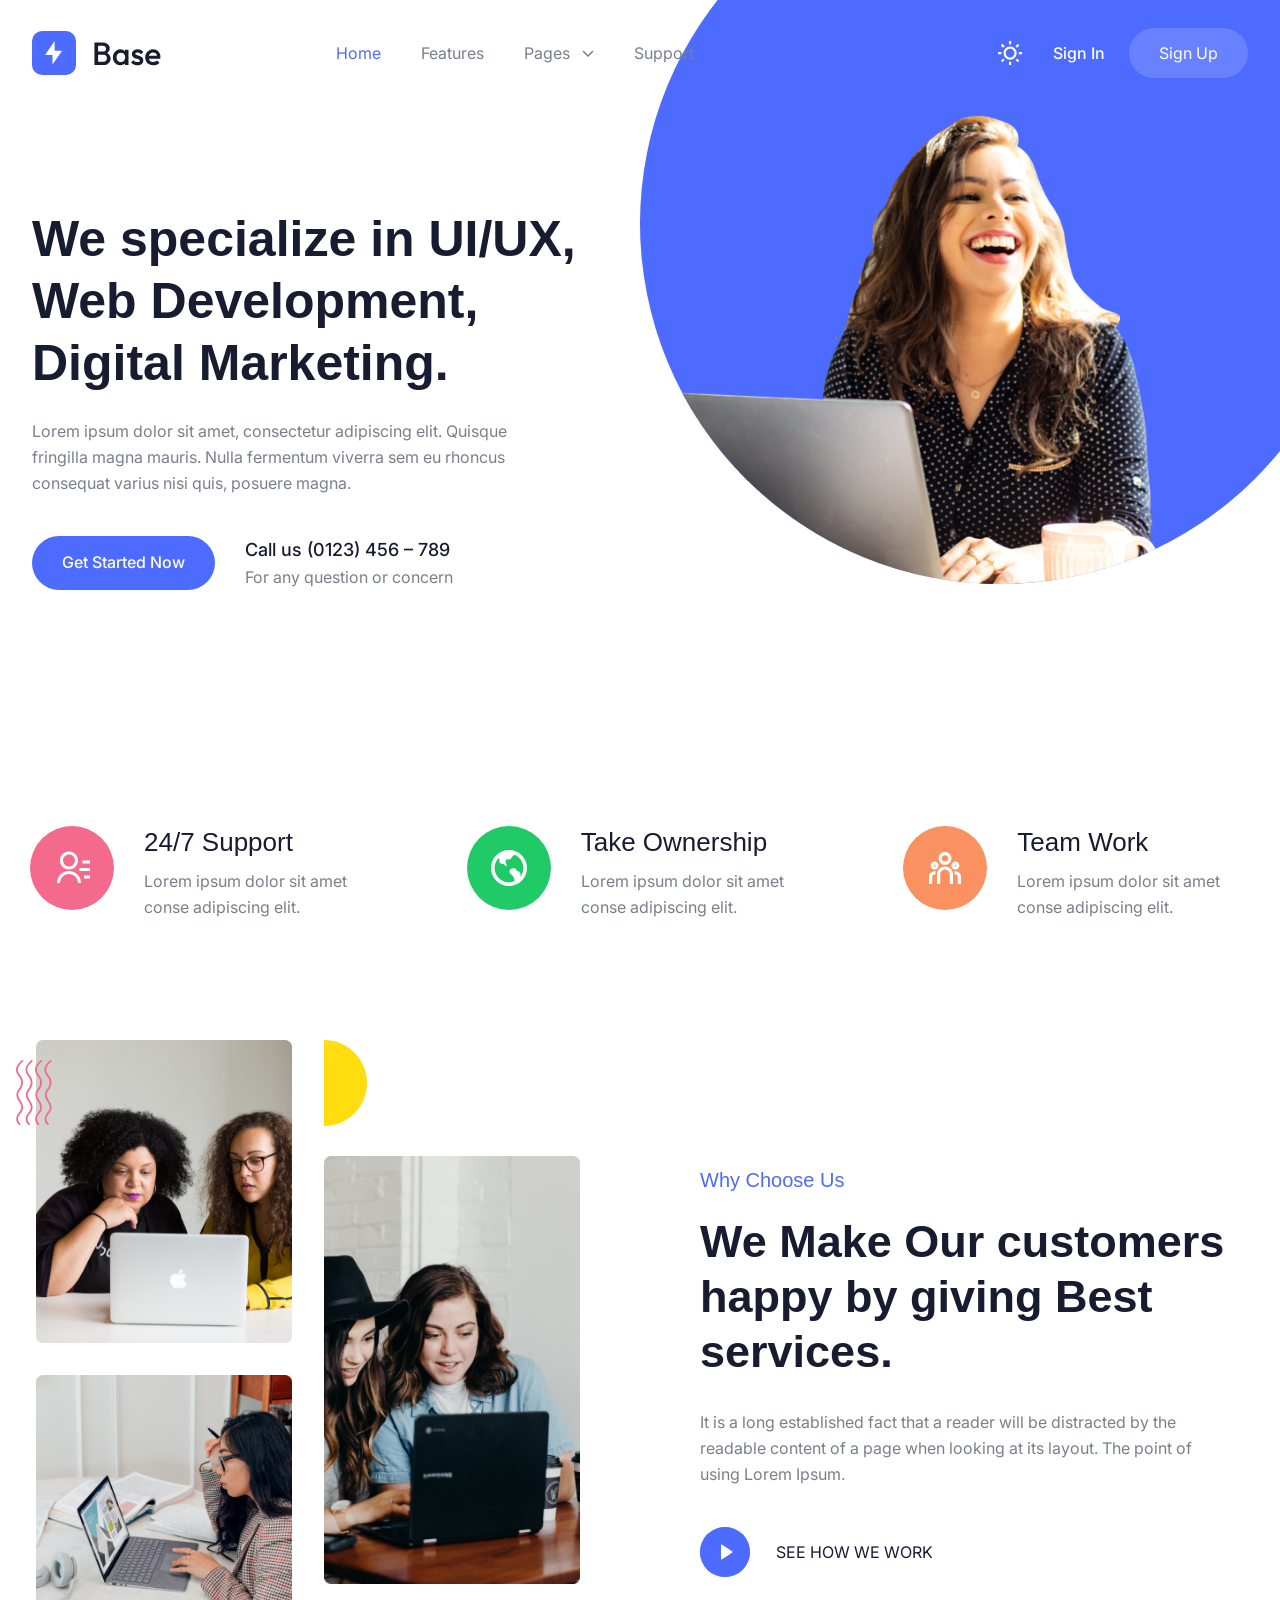
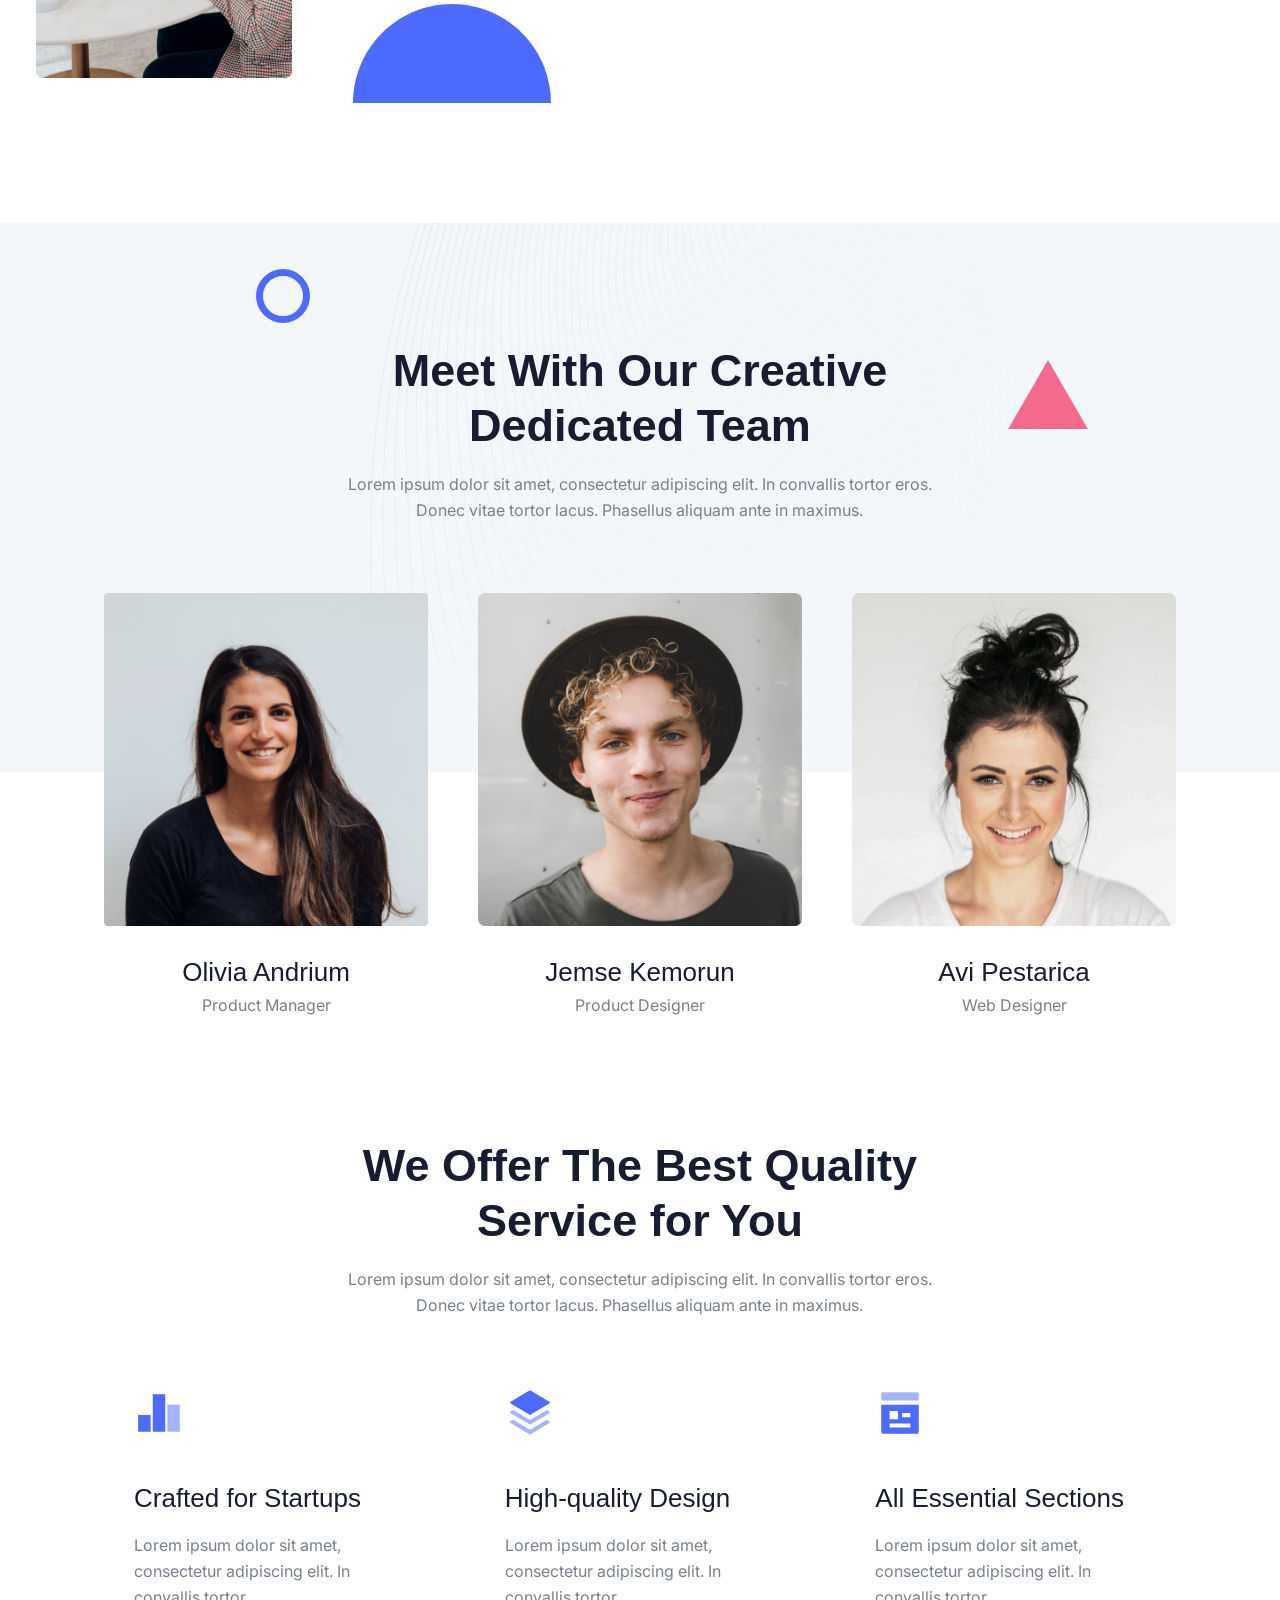
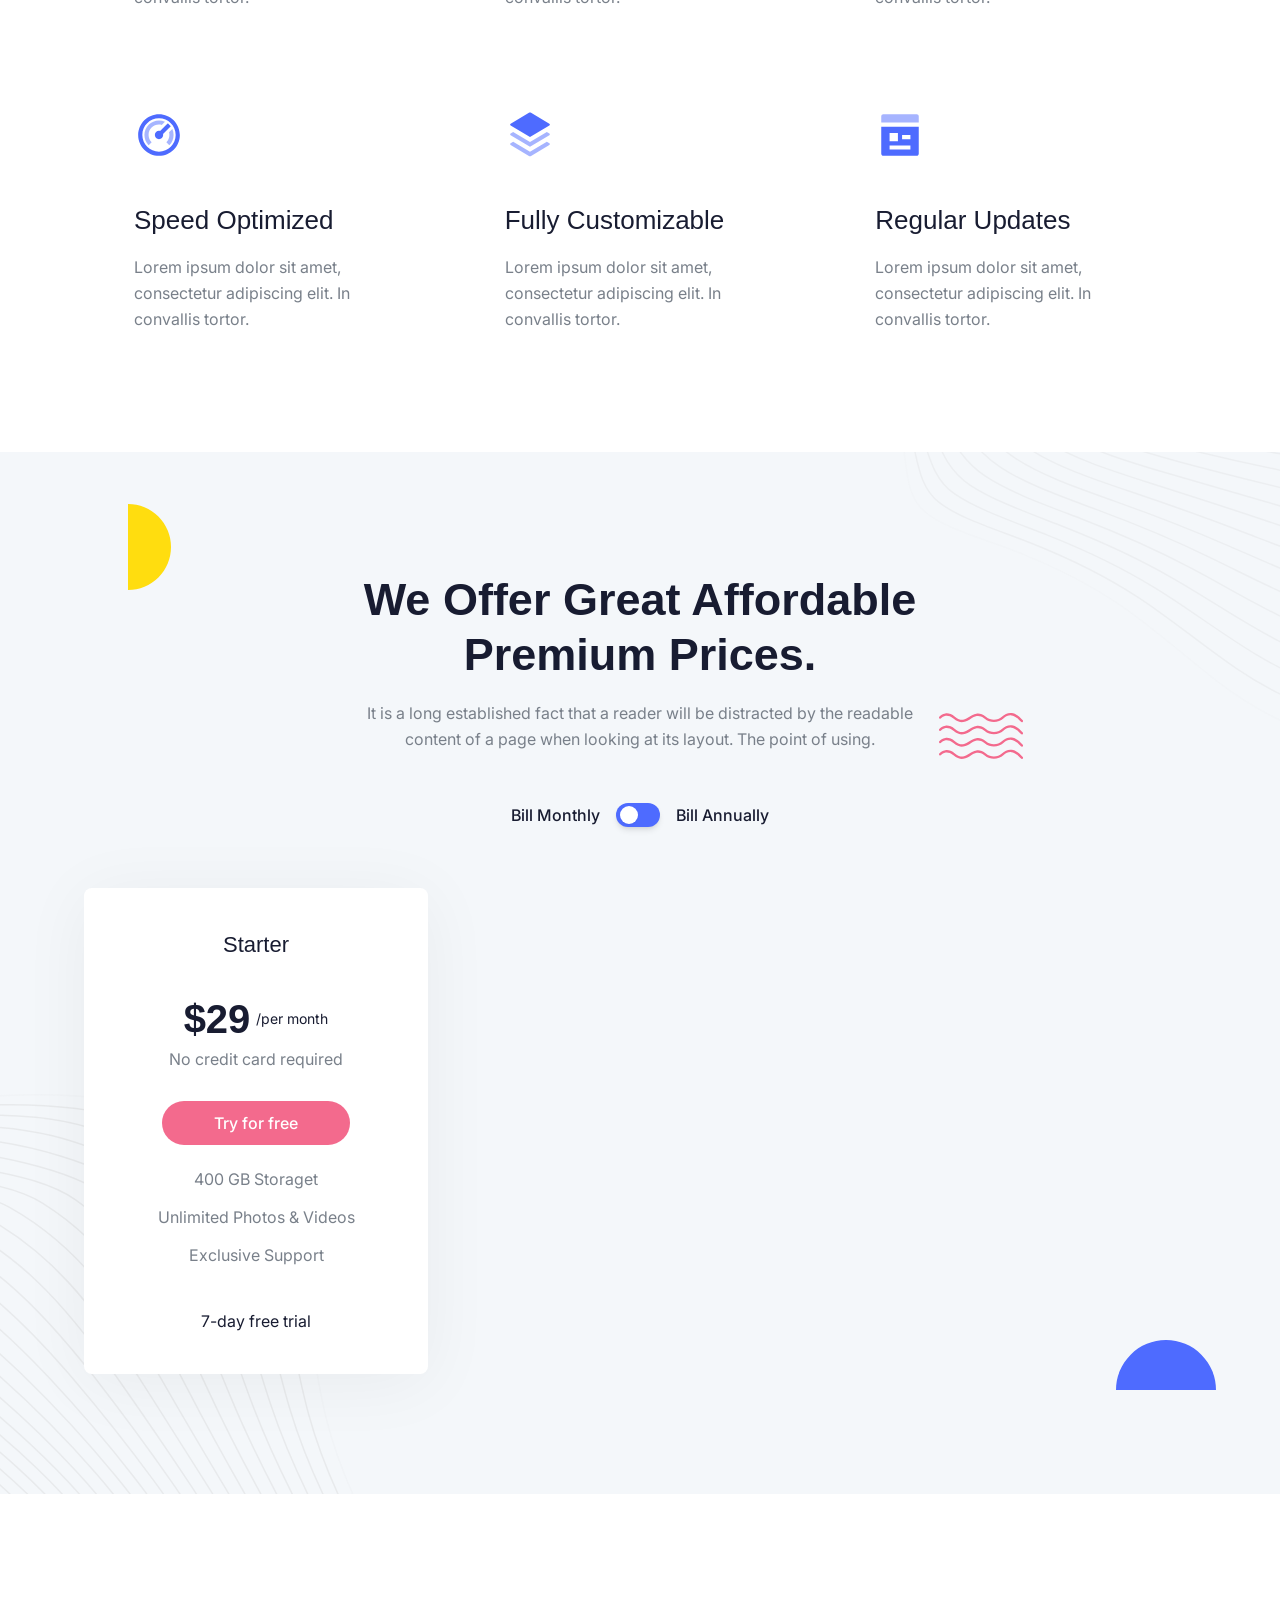
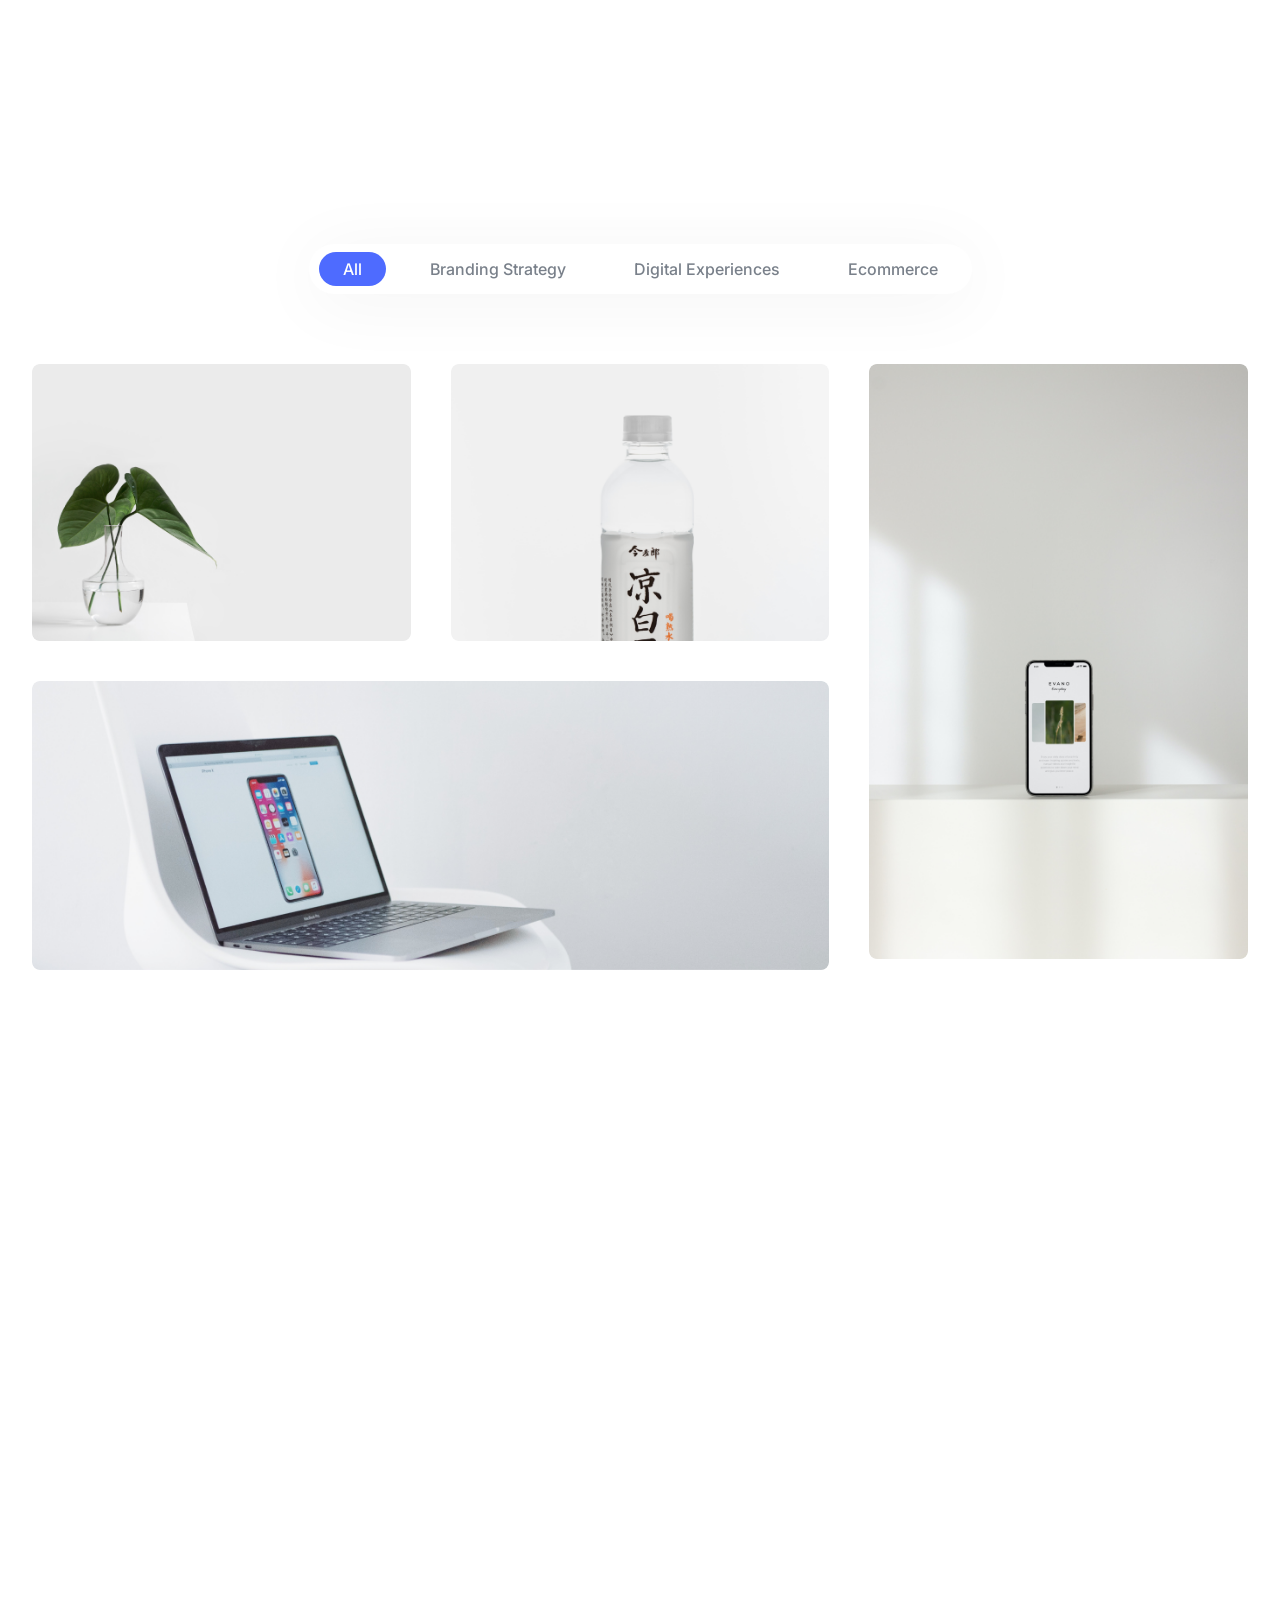
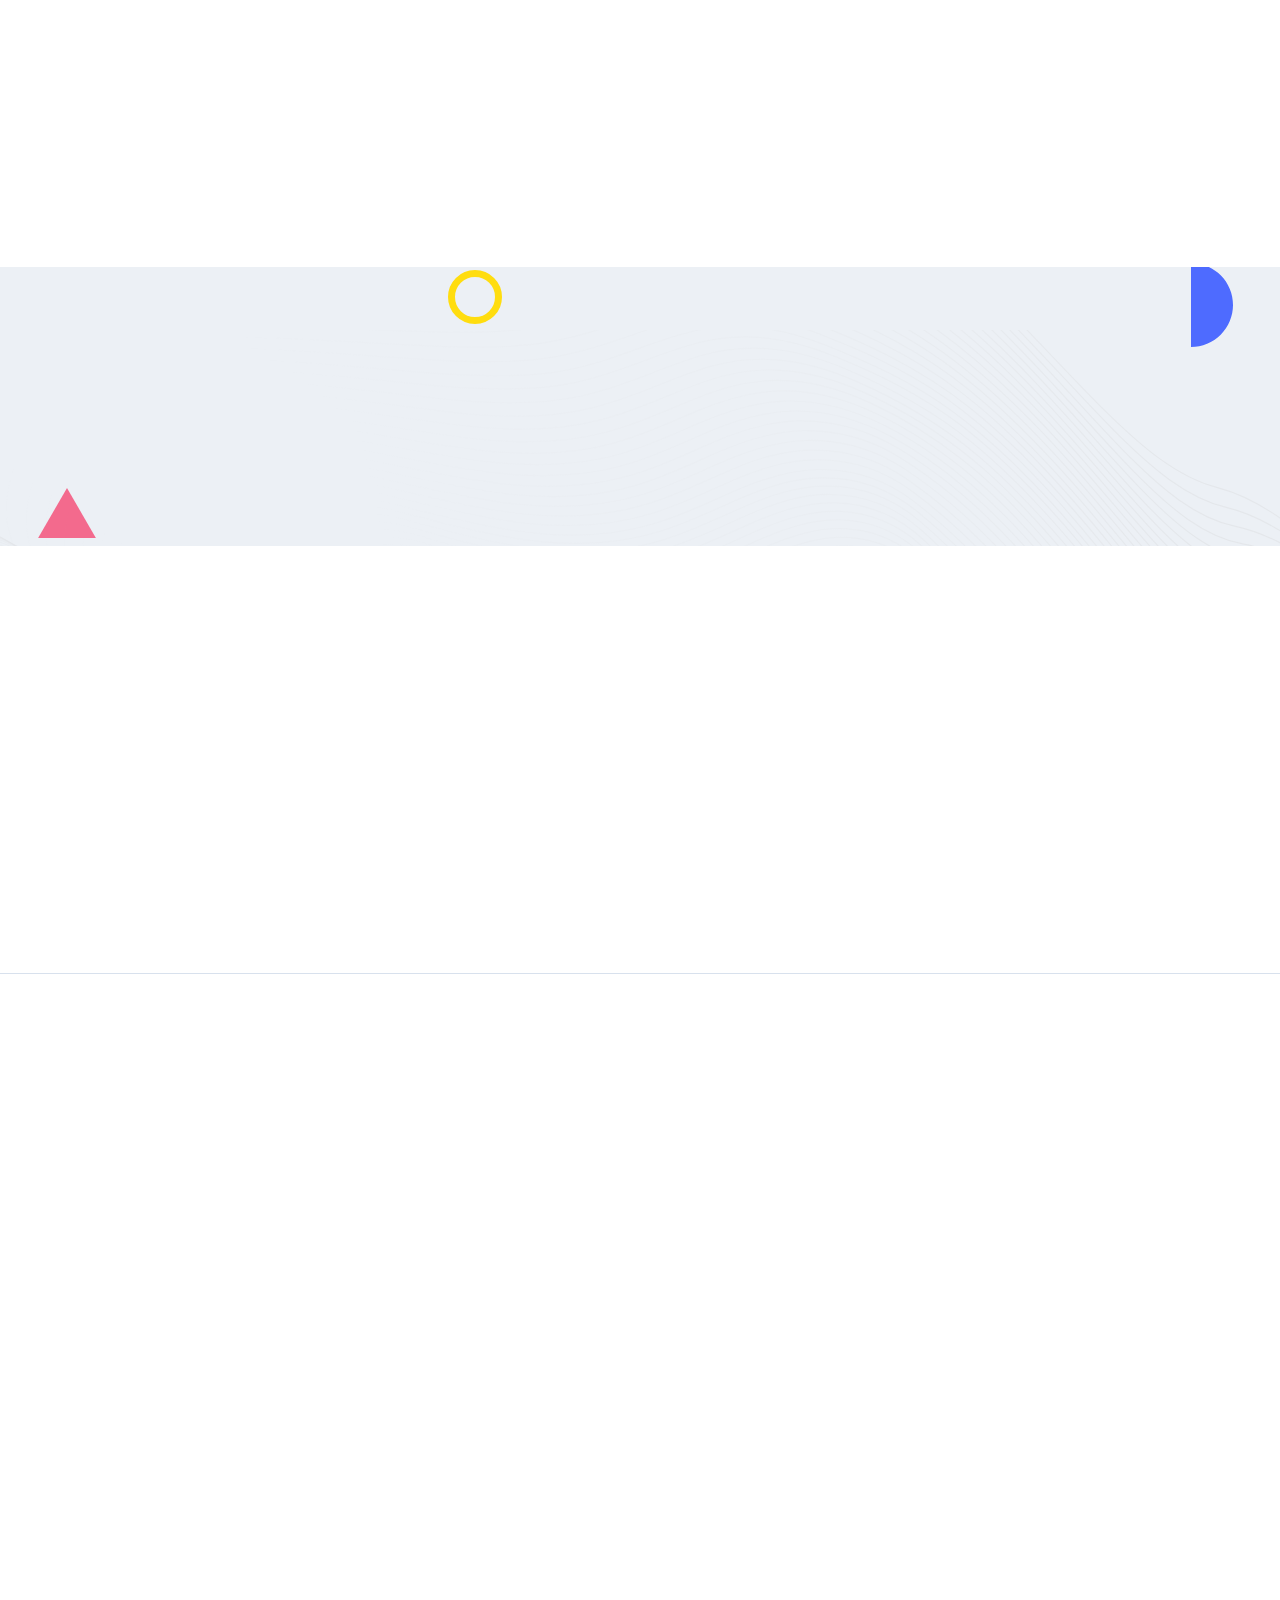
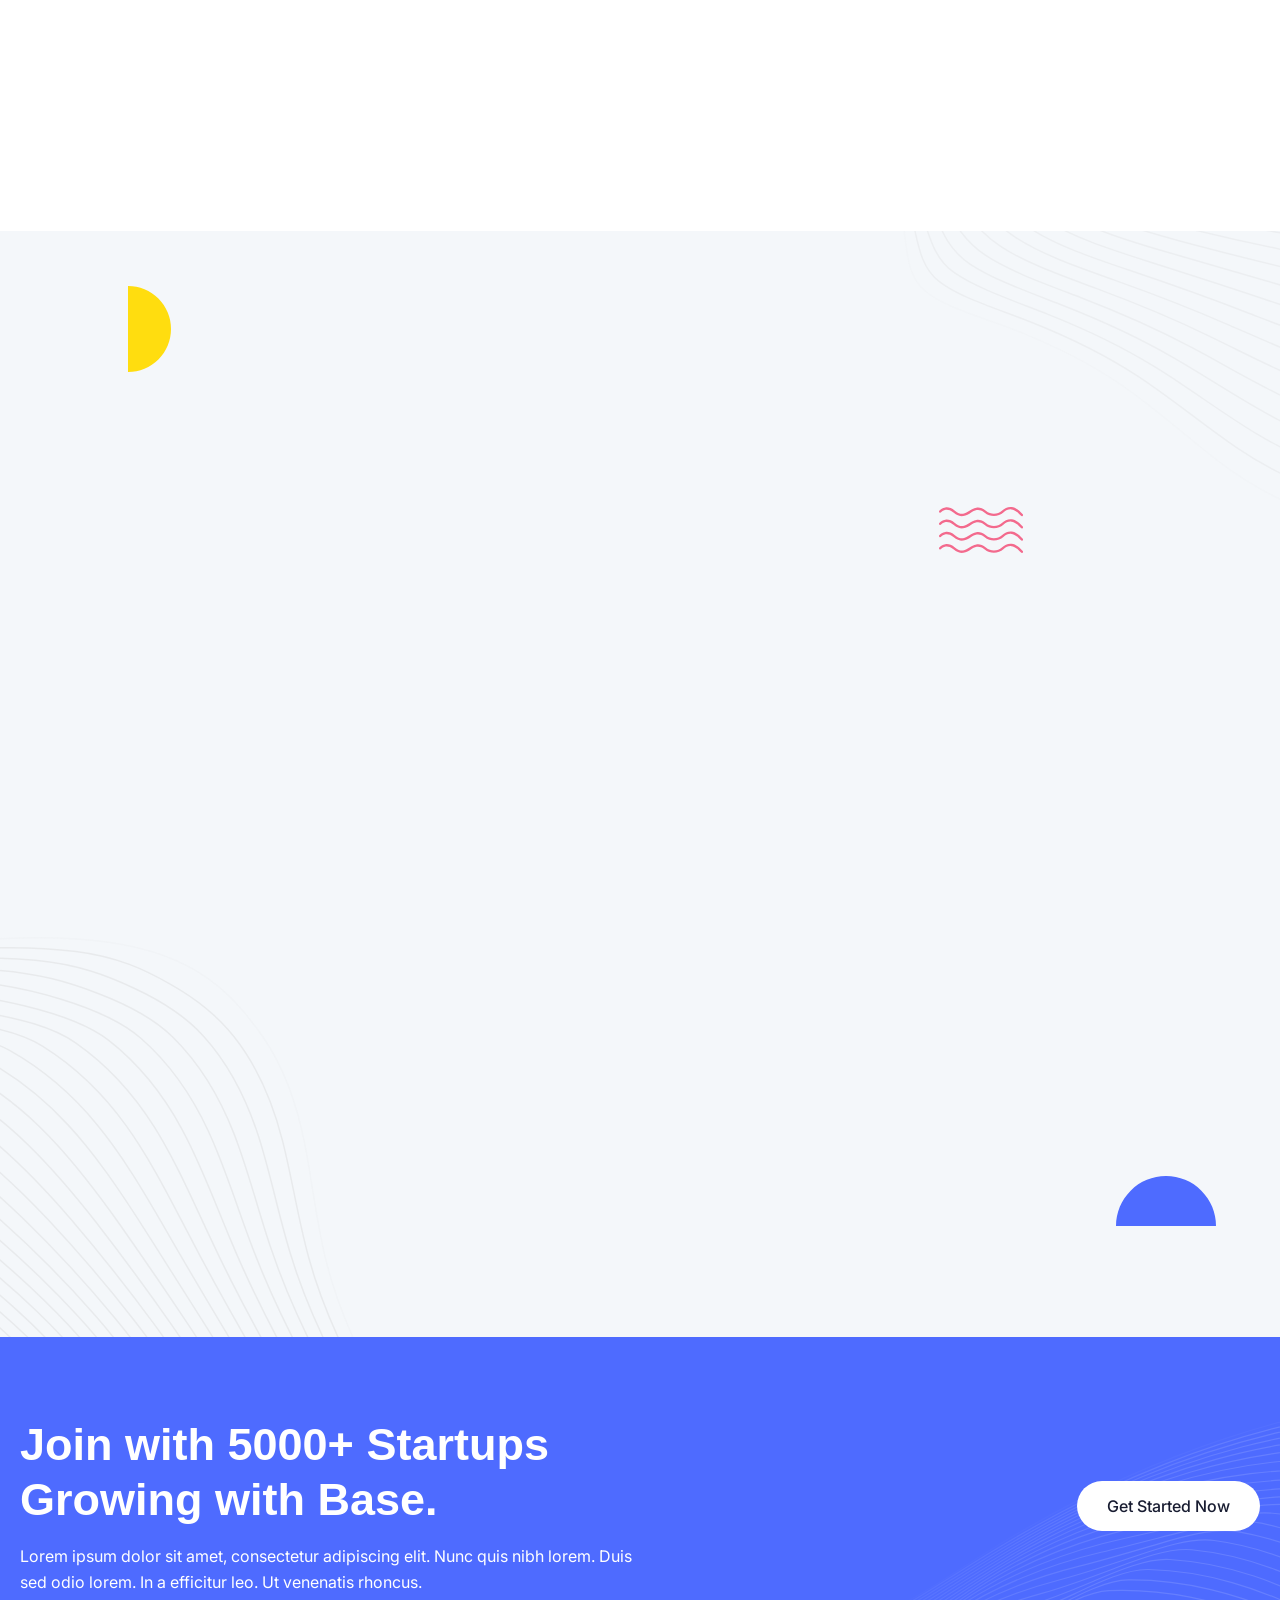
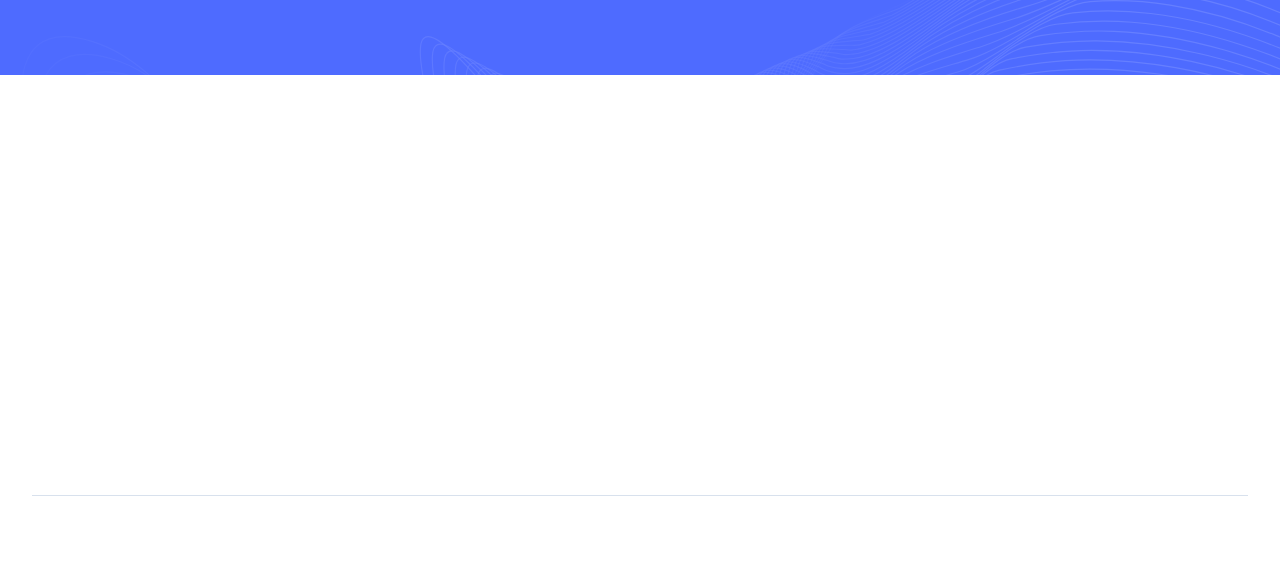
<file: Capstone_TailWindCSS_NamAnh_HuuToan-main/index.html>
<!DOCTYPE html>
<html lang="en">
  
<meta http-equiv="content-type" content="text/html;charset=utf-8" />
<head>
    <meta charset="UTF-8" />
    <meta http-equiv="X-UA-Compatible" content="IE=edge" />
    <meta name="viewport" content="width=device-width, initial-scale=1.0" />
    <title>Base - Tailwind CSS Startup Template</title>
  <link rel="icon" href="favicon.ico"><link href="style.css" rel="stylesheet"></head>
  <body
    x-data="{ page: 'home', 'darkMode': true, 'stickyMenu': false, 'navigationOpen': false, 'scrollTop': false }"
    x-init="
         darkMode = JSON.parse(localStorage.getItem('darkMode'));
         $watch('darkMode', value => localStorage.setItem('darkMode', JSON.stringify(value)))"
    :class="{'b eh': darkMode === true}"
  >
    <!-- ===== Header Start ===== -->
    <header
  class="g s r vd ya cj"
  :class="{ 'hh sm _k dj bl ll' : stickyMenu }"
  @scroll.window="stickyMenu = (window.pageYOffset > 20) ? true : false"
>
  <div class="bb ze ki xn 2xl:ud-px-0 oo wf yf i">
    <div class="vd to/4 tc wf yf">
      <a href="index.html">
        <img class="om" src="images/logo-light.svg" alt="Logo Light" />
        <img class="xc nm" src="images/logo-dark.svg" alt="Logo Dark" />
      </a>

      <!-- Hamburger Toggle BTN -->
      <button class="po rc" @click="navigationOpen = !navigationOpen">
        <span class="rc i pf re pd">
          <span class="du-block h q vd yc">
            <span class="rc i r s eh um tg te rd eb ml jl dl" :class="{ 'ue el': !navigationOpen }"></span>
            <span class="rc i r s eh um tg te rd eb ml jl fl" :class="{ 'ue qr': !navigationOpen }"></span>
            <span class="rc i r s eh um tg te rd eb ml jl gl" :class="{ 'ue hl': !navigationOpen }"></span>
          </span>
          <span class="du-block h q vd yc lf">
            <span class="rc eh um tg ml jl el h na r ve yc" :class="{ 'sd dl': !navigationOpen }"></span>
            <span class="rc eh um tg ml jl qr h s pa vd rd" :class="{ 'sd rr': !navigationOpen }"></span>
          </span>
        </span>
      </button>
      <!-- Hamburger Toggle BTN -->
    </div>

    <div
      class="vd wo/4 sd qo f ho oo wf yf"
      :class="{ 'd hh rm sr td ud qg ug jc yh': navigationOpen }"
    >
      <nav>
        <ul class="tc _o sf yo cg ep">
          <li><a href="index.html" class="xl" :class="{ 'mk': page === 'home' }">Home</a></li>
          <li><a href="index.html#features" class="xl">Features</a></li>
          <li class="c i" x-data="{ dropdown: false }">
            <a
              href="#"
              class="xl tc wf yf bg"
              @click.prevent="dropdown = !dropdown"
              :class="{ 'mk': page === 'blog-grid' || page === 'blog-single' || page === 'signin' || page === 'signup' || page === '404' }"
            >
              Pages

              <svg
              :class="{ 'wh': dropdown }"
              class="th mm we fd pf" xmlns="http://www.w3.org/2000/svg" viewBox="0 0 512 512">
                <path d="M233.4 406.6c12.5 12.5 32.8 12.5 45.3 0l192-192c12.5-12.5 12.5-32.8 0-45.3s-32.8-12.5-45.3 0L256 338.7 86.6 169.4c-12.5-12.5-32.8-12.5-45.3 0s-12.5 32.8 0 45.3l192 192z" />
              </svg>
            </a>

            <!-- Dropdown Start -->
            <ul class="a" :class="{ 'tc': dropdown }">
              <li><a href="blog-grid.html" class="xl" :class="{ 'mk': page === 'blog-grid' }">Blog Grid</a></li>
              <li><a href="blog-single.html" class="xl" :class="{ 'mk': page === 'blog-single' }">Blog Single</a></li>
              <li><a href="signin.html" class="xl" :class="{ 'mk': page === 'signin' }">Sign In</a></li>
              <li><a href="signup.html" class="xl" :class="{ 'mk': page === 'signup' }">Sign Up</a></li>
              <li><a href="404.html" class="xl" :class="{ 'mk': page === '404' }">404</a></li>
            </ul>
            <!-- Dropdown End -->
          </li>
          <li><a href="index.html#support" class="xl">Support</a></li>
        </ul>
      </nav>

      <div class="tc wf ig pb no">
        <div class="pc h io pa ra" :class="navigationOpen ? '!-ud-visible' : 'd'">
          <label class="rc ab i">
            <input type="checkbox" :value="darkMode" @change="darkMode = !darkMode" class="pf vd yc uk h r za ab" />
            <!-- Icon Sun -->
            <svg :class="{ 'wn' : page === 'home', 'xh' : page === 'home' && stickyMenu }" class="th om" width="25" height="25" viewBox="0 0 25 25" fill="none" xmlns="http://www.w3.org/2000/svg">
              <path d="M12.0908 18.6363C10.3549 18.6363 8.69 17.9467 7.46249 16.7192C6.23497 15.4916 5.54537 13.8268 5.54537 12.0908C5.54537 10.3549 6.23497 8.69 7.46249 7.46249C8.69 6.23497 10.3549 5.54537 12.0908 5.54537C13.8268 5.54537 15.4916 6.23497 16.7192 7.46249C17.9467 8.69 18.6363 10.3549 18.6363 12.0908C18.6363 13.8268 17.9467 15.4916 16.7192 16.7192C15.4916 17.9467 13.8268 18.6363 12.0908 18.6363ZM12.0908 16.4545C13.2481 16.4545 14.358 15.9947 15.1764 15.1764C15.9947 14.358 16.4545 13.2481 16.4545 12.0908C16.4545 10.9335 15.9947 9.8236 15.1764 9.00526C14.358 8.18692 13.2481 7.72718 12.0908 7.72718C10.9335 7.72718 9.8236 8.18692 9.00526 9.00526C8.18692 9.8236 7.72718 10.9335 7.72718 12.0908C7.72718 13.2481 8.18692 14.358 9.00526 15.1764C9.8236 15.9947 10.9335 16.4545 12.0908 16.4545ZM10.9999 0.0908203H13.1817V3.36355H10.9999V0.0908203ZM10.9999 20.8181H13.1817V24.0908H10.9999V20.8181ZM2.83446 4.377L4.377 2.83446L6.69082 5.14828L5.14828 6.69082L2.83446 4.37809V4.377ZM17.4908 19.0334L19.0334 17.4908L21.3472 19.8046L19.8046 21.3472L17.4908 19.0334ZM19.8046 2.83337L21.3472 4.377L19.0334 6.69082L17.4908 5.14828L19.8046 2.83446V2.83337ZM5.14828 17.4908L6.69082 19.0334L4.377 21.3472L2.83446 19.8046L5.14828 17.4908ZM24.0908 10.9999V13.1817H20.8181V10.9999H24.0908ZM3.36355 10.9999V13.1817H0.0908203V10.9999H3.36355Z" fill=""/>
            </svg>
            <!-- Icon Sun -->
            <img class="xc nm" src="images/icon-moon.svg" alt="Moon" />
          </label>
        </div>

        <a href="signin.html" :class="{ 'nk yl' : page === 'home', 'ok' : page === 'home' && stickyMenu }" class="ek pk xl">Sign In</a>
        <a href="signup.html" :class="{ 'hh/[0.15]' : page === 'home', 'sh' : page === 'home' && stickyMenu }" class="lk gh dk rg tc wf xf _l gi hi">Sign Up</a>
      </div>
    </div>
  </div>
</header>

    <!-- ===== Header End ===== -->

    <main>
      <!-- ===== Hero Start ===== -->
      <section class="gj do ir hj sp jr i pg">
        <!-- Hero Images -->
        <div class="xc fn zd/2 2xl:ud-w-187.5 bd 2xl:ud-h-171.5 h q r">
          <img src="images/shape-01.svg" alt="shape" class="xc 2xl:ud-block h t -ud-left-[10%] ua" />
          <img src="images/shape-02.svg" alt="shape" class="xc 2xl:ud-block h u p va" />
          <img src="images/shape-03.svg" alt="shape" class="xc 2xl:ud-block h v w va" />
          <img src="images/shape-04.svg" alt="shape" class="h q r" />
          <img src="images/hero.png" alt="Woman" class="h q r ua" />
        </div>

        <!-- Hero Content -->
        <div class="bb ze ki xn 2xl:ud-px-0">
          <div class="tc _o">
            <div class="animate_left jn/2">
              <h1 class="fk vj zp or kk wm wb">We specialize in UI/UX, Web Development, Digital Marketing.</h1>
              <p class="fq">
                Lorem ipsum dolor sit amet, consectetur adipiscing elit. Quisque fringilla magna mauris. Nulla fermentum viverra sem eu rhoncus consequat varius nisi quis, posuere magna.
              </p>

              <div class="tc tf yo zf mb">
                <a href="#" class="ek jk lk gh gi hi rg ml il vc _d _l"
                  >Get Started Now</a
                >

                <span class="tc sf">
                  <a href="#" class="inline-block ek xj kk wm"> Call us (0123) 456 – 789 </a>
                  <span class="inline-block">For any question or concern</span>
                </span>
              </div>
            </div>
          </div>
        </div>
      </section>
      <!-- ===== Hero End ===== -->

      <!-- ===== Small Features Start ===== -->
      <section id="features">
        <div class="bb ze ki yn 2xl:ud-px-12.5">
          <div class="tc uf zo xf ap zf bp mq">
            <!-- Small Features Item -->
            <div class="animate_top kn to/3 tc cg oq">
              <div class="tc wf xf cf ae cd rg mh">
                <img src="images/icon-01.svg" alt="Icon" />
              </div>
              <div>
                <h4 class="ek yj go kk wm xb">24/7 Support</h4>
                <p>Lorem ipsum dolor sit amet conse adipiscing elit.</p>
              </div>
            </div>

            <!-- Small Features Item -->
            <div class="animate_top kn to/3 tc cg oq">
              <div class="tc wf xf cf ae cd rg nh">
                <img src="images/icon-02.svg" alt="Icon" />
              </div>
              <div>
                <h4 class="ek yj go kk wm xb">Take Ownership</h4>
                <p>Lorem ipsum dolor sit amet conse adipiscing elit.</p>
              </div>
            </div>

            <!-- Small Features Item -->
            <div class="animate_top kn to/3 tc cg oq">
              <div class="tc wf xf cf ae cd rg oh">
                <img src="images/icon-03.svg" alt="Icon" />
              </div>
              <div>
                <h4 class="ek yj go kk wm xb">Team Work</h4>
                <p>Lorem ipsum dolor sit amet conse adipiscing elit.</p>
              </div>
            </div>
          </div>
        </div>
      </section>
      <!-- ===== Small Features End ===== -->

      <!-- ===== About Start ===== -->
      <section class="ji gp uq 2xl:ud-py-35 pg">
        <div class="bb ze ki xn wq">
          <div class="tc wf gg qq">
            <!-- About Images -->
            <div class="animate_left xc gn gg jn/2 i">
              <div>
                <img src="images/shape-05.svg" alt="Shape" class="h -ud-left-5 x" />
                <img src="images/about-01.png" alt="About" class="ib" />
                <img src="images/about-02.png" alt="About" />
              </div>
              <div>
                <img src="images/shape-06.svg" alt="Shape" />
                <img src="images/about-03.png" alt="About" class="ob gb" />
                <img src="images/shape-07.svg" alt="Shape" class="bb" />
              </div>
            </div>

            <!-- About Content -->
            <div class="animate_right jn/2">
              <h4 class="ek yj mk gb">Why Choose Us</h4>
              <h2 class="fk vj zp pr kk wm qb">We Make Our customers happy by giving Best services.</h2>
              <p class="uo">It is a long established fact that a reader will be distracted by the readable content of a page when looking at its layout. The point of using Lorem Ipsum.</p>

              <a href="https://www.youtube.com/watch?v=xcJtL7QggTI" data-fslightbox class="vc wf hg mb">
                <span class="tc wf xf be dd rg i gh ua">
                  <span class="nf h vc yc vd rg gh qk -ud-z-1"></span>
                  <img src="images/icon-play.svg" alt="Play" />
                </span>
                <span class="kk">SEE HOW WE WORK</span>
              </a>
            </div>
          </div>
        </div>
      </section>
      <!-- ===== About End ===== -->

      <!-- ===== Team Start ===== -->
      <section class="i pg ji gp uq">
        <!-- Bg Shapes -->
        <span class="rc h s r vd fd/5 fh rm"></span>
        <img src="images/shape-08.svg" alt="Shape Bg" class="h q r" />
        <img src="images/shape-09.svg" alt="Shape" class="of h y z/2" />
        <img src="images/shape-10.svg" alt="Shape" class="h _ aa" />
        <img src="images/shape-11.svg" alt="Shape" class="of h m ba" />

        <!-- Section Title Start -->
        <div
          x-data="{ sectionTitle: `Meet With Our Creative Dedicated Team`, sectionTitleText: `Lorem ipsum dolor sit amet, consectetur adipiscing elit. In convallis tortor eros. Donec vitae tortor lacus. Phasellus aliquam ante in maximus.`}"
        >
          <div class="animate_top bb ze rj ki xn vq">
    <h2
            x-text="sectionTitle"
            class="fk vj pr kk wm on/5 gq/2 bb _b"
    >
    </h2>
    <p class="bb on/5 wo/5 hq" x-text="sectionTitleText"></p>
</div>


        </div>
        <!-- Section Title End -->

        <div class="bb ze i va ki xn xq jb jo">
          <div class="wc qf pn xo gg cp">
            <!-- Team Item -->
            <div class="animate_top rj">
              <div class="c i pg z-1">
                <img class="vd" src="images/team-01.png" alt="Team" />

                <div class="ef im nl il">
                  <span class="h -ud-left-5 -ud-bottom-21 rc de gd gh if wa"></span>
                  <span class="h s p rc vd hd mh va"></span>
                  <div class="h s p vd ij jj xa">
                    <ul class="tc xf wf gg">
                      <li>
                        <a href="#">
                          <svg class="uh vl ml il" width="10" height="18" viewBox="0 0 10 18" fill="none" xmlns="http://www.w3.org/2000/svg">
                          <path d="M6.66634 10.25H8.74968L9.58301 6.91669H6.66634V5.25002C6.66634 4.39169 6.66634 3.58335 8.33301 3.58335H9.58301V0.783354C9.31134 0.74752 8.28551 0.666687 7.20218 0.666687C4.93968 0.666687 3.33301 2.04752 3.33301 4.58335V6.91669H0.833008V10.25H3.33301V17.3334H6.66634V10.25Z" fill=""/>
                          </svg>
                        </a>
                      </li>
                      <li>
                        <a href="#">
                          <svg class="uh vl ml il" width="18" height="14" viewBox="0 0 18 14" fill="none" xmlns="http://www.w3.org/2000/svg">
                          <path d="M17.4683 1.71333C16.8321 1.99475 16.1574 2.17956 15.4666 2.26167C16.1947 1.82619 16.7397 1.14085 16.9999 0.333333C16.3166 0.74 15.5674 1.025 14.7866 1.17917C14.2621 0.617982 13.5669 0.245803 12.809 0.120487C12.0512 -0.00482822 11.2732 0.123742 10.596 0.486211C9.91875 0.848679 9.38024 1.42474 9.06418 2.12483C8.74812 2.82492 8.67221 3.60982 8.84825 4.3575C7.46251 4.28805 6.10686 3.92794 4.86933 3.30055C3.63179 2.67317 2.54003 1.79254 1.66492 0.715833C1.35516 1.24788 1.19238 1.85269 1.19326 2.46833C1.19326 3.67667 1.80826 4.74417 2.74326 5.36917C2.18993 5.35175 1.64878 5.20232 1.16492 4.93333V4.97667C1.16509 5.78142 1.44356 6.56135 1.95313 7.18422C2.46269 7.80709 3.17199 8.23456 3.96075 8.39417C3.4471 8.53337 2.90851 8.55388 2.38576 8.45417C2.60814 9.14686 3.04159 9.75267 3.62541 10.1868C4.20924 10.6209 4.9142 10.8615 5.64159 10.875C4.91866 11.4428 4.0909 11.8625 3.20566 12.1101C2.32041 12.3578 1.39503 12.4285 0.482422 12.3183C2.0755 13.3429 3.93 13.8868 5.82409 13.885C12.2349 13.885 15.7408 8.57417 15.7408 3.96833C15.7408 3.81833 15.7366 3.66667 15.7299 3.51833C16.4123 3.02514 17.0013 2.41418 17.4691 1.71417L17.4683 1.71333Z" fill=""/>
                          </svg>
                        </a>
                      </li>
                      <li>
                        <a href="#">
                          <svg class="uh vl ml il" width="17" height="16" viewBox="0 0 17 16" fill="none" xmlns="http://www.w3.org/2000/svg">
                          <path d="M3.78353 2.16665C3.78331 2.60867 3.6075 3.03251 3.29478 3.34491C2.98207 3.65732 2.55806 3.8327 2.11603 3.83248C1.674 3.83226 1.25017 3.65645 0.937761 3.34373C0.625357 3.03102 0.449975 2.60701 0.450196 2.16498C0.450417 1.72295 0.626223 1.29912 0.93894 0.986712C1.25166 0.674307 1.67567 0.498925 2.1177 0.499146C2.55972 0.499367 2.98356 0.675173 3.29596 0.98789C3.60837 1.30061 3.78375 1.72462 3.78353 2.16665V2.16665ZM3.83353 5.06665H0.500195V15.5H3.83353V5.06665ZM9.1002 5.06665H5.78353V15.5H9.06686V10.025C9.06686 6.97498 13.0419 6.69165 13.0419 10.025V15.5H16.3335V8.89165C16.3335 3.74998 10.4502 3.94165 9.06686 6.46665L9.1002 5.06665V5.06665Z" fill=""/>
                          </svg>
                        </a>
                      </li>
                    </ul>
                  </div>
                </div>
              </div>

              <h4 class="yj go kk wm ob zb">Olivia Andrium</h4>
              <p>Product Manager</p>
            </div>

            <!-- Team Item -->
            <div class="animate_top rj">
              <div class="c i pg z-1">
                <img class="vd" src="images/team-02.png" alt="Team" />

                <div class="ef im nl il">
                  <span class="h -ud-left-5 -ud-bottom-21 rc de gd gh if wa"></span>
                  <span class="h s p rc vd hd mh va"></span>
                  <div class="h s p vd ij jj xa">
                    <ul class="tc xf wf gg">
                      <li>
                        <a href="#">
                          <svg class="uh vl ml il" width="10" height="18" viewBox="0 0 10 18" fill="none" xmlns="http://www.w3.org/2000/svg">
                          <path d="M6.66634 10.25H8.74968L9.58301 6.91669H6.66634V5.25002C6.66634 4.39169 6.66634 3.58335 8.33301 3.58335H9.58301V0.783354C9.31134 0.74752 8.28551 0.666687 7.20218 0.666687C4.93968 0.666687 3.33301 2.04752 3.33301 4.58335V6.91669H0.833008V10.25H3.33301V17.3334H6.66634V10.25Z" fill=""/>
                          </svg>
                        </a>
                      </li>
                      <li>
                        <a href="#">
                          <svg class="uh vl ml il" width="18" height="14" viewBox="0 0 18 14" fill="none" xmlns="http://www.w3.org/2000/svg">
                          <path d="M17.4683 1.71333C16.8321 1.99475 16.1574 2.17956 15.4666 2.26167C16.1947 1.82619 16.7397 1.14085 16.9999 0.333333C16.3166 0.74 15.5674 1.025 14.7866 1.17917C14.2621 0.617982 13.5669 0.245803 12.809 0.120487C12.0512 -0.00482822 11.2732 0.123742 10.596 0.486211C9.91875 0.848679 9.38024 1.42474 9.06418 2.12483C8.74812 2.82492 8.67221 3.60982 8.84825 4.3575C7.46251 4.28805 6.10686 3.92794 4.86933 3.30055C3.63179 2.67317 2.54003 1.79254 1.66492 0.715833C1.35516 1.24788 1.19238 1.85269 1.19326 2.46833C1.19326 3.67667 1.80826 4.74417 2.74326 5.36917C2.18993 5.35175 1.64878 5.20232 1.16492 4.93333V4.97667C1.16509 5.78142 1.44356 6.56135 1.95313 7.18422C2.46269 7.80709 3.17199 8.23456 3.96075 8.39417C3.4471 8.53337 2.90851 8.55388 2.38576 8.45417C2.60814 9.14686 3.04159 9.75267 3.62541 10.1868C4.20924 10.6209 4.9142 10.8615 5.64159 10.875C4.91866 11.4428 4.0909 11.8625 3.20566 12.1101C2.32041 12.3578 1.39503 12.4285 0.482422 12.3183C2.0755 13.3429 3.93 13.8868 5.82409 13.885C12.2349 13.885 15.7408 8.57417 15.7408 3.96833C15.7408 3.81833 15.7366 3.66667 15.7299 3.51833C16.4123 3.02514 17.0013 2.41418 17.4691 1.71417L17.4683 1.71333Z" fill=""/>
                          </svg>
                        </a>
                      </li>
                      <li>
                        <a href="#">
                          <svg class="uh vl ml il" width="17" height="16" viewBox="0 0 17 16" fill="none" xmlns="http://www.w3.org/2000/svg">
                          <path d="M3.78353 2.16665C3.78331 2.60867 3.6075 3.03251 3.29478 3.34491C2.98207 3.65732 2.55806 3.8327 2.11603 3.83248C1.674 3.83226 1.25017 3.65645 0.937761 3.34373C0.625357 3.03102 0.449975 2.60701 0.450196 2.16498C0.450417 1.72295 0.626223 1.29912 0.93894 0.986712C1.25166 0.674307 1.67567 0.498925 2.1177 0.499146C2.55972 0.499367 2.98356 0.675173 3.29596 0.98789C3.60837 1.30061 3.78375 1.72462 3.78353 2.16665V2.16665ZM3.83353 5.06665H0.500195V15.5H3.83353V5.06665ZM9.1002 5.06665H5.78353V15.5H9.06686V10.025C9.06686 6.97498 13.0419 6.69165 13.0419 10.025V15.5H16.3335V8.89165C16.3335 3.74998 10.4502 3.94165 9.06686 6.46665L9.1002 5.06665V5.06665Z" fill=""/>
                          </svg>
                        </a>
                      </li>
                    </ul>
                  </div>
                </div>
              </div>

              <h4 class="yj go kk wm ob zb">Jemse Kemorun</h4>
              <p>Product Designer</p>
            </div>

            <!-- Team Item -->
            <div class="animate_top rj">
              <div class="c i pg z-1">
                <img class="vd" src="images/team-03.png" alt="Team" />

                <div class="ef im nl il">
                  <span class="h -ud-left-5 -ud-bottom-21 rc de gd gh if wa"></span>
                  <span class="h s p rc vd hd mh va"></span>
                  <div class="h s p vd ij jj xa">
                    <ul class="tc xf wf gg">
                      <li>
                        <a href="#">
                          <svg class="uh vl ml il" width="10" height="18" viewBox="0 0 10 18" fill="none" xmlns="http://www.w3.org/2000/svg">
                          <path d="M6.66634 10.25H8.74968L9.58301 6.91669H6.66634V5.25002C6.66634 4.39169 6.66634 3.58335 8.33301 3.58335H9.58301V0.783354C9.31134 0.74752 8.28551 0.666687 7.20218 0.666687C4.93968 0.666687 3.33301 2.04752 3.33301 4.58335V6.91669H0.833008V10.25H3.33301V17.3334H6.66634V10.25Z" fill=""/>
                          </svg>
                        </a>
                      </li>
                      <li>
                        <a href="#">
                          <svg class="uh vl ml il" width="18" height="14" viewBox="0 0 18 14" fill="none" xmlns="http://www.w3.org/2000/svg">
                          <path d="M17.4683 1.71333C16.8321 1.99475 16.1574 2.17956 15.4666 2.26167C16.1947 1.82619 16.7397 1.14085 16.9999 0.333333C16.3166 0.74 15.5674 1.025 14.7866 1.17917C14.2621 0.617982 13.5669 0.245803 12.809 0.120487C12.0512 -0.00482822 11.2732 0.123742 10.596 0.486211C9.91875 0.848679 9.38024 1.42474 9.06418 2.12483C8.74812 2.82492 8.67221 3.60982 8.84825 4.3575C7.46251 4.28805 6.10686 3.92794 4.86933 3.30055C3.63179 2.67317 2.54003 1.79254 1.66492 0.715833C1.35516 1.24788 1.19238 1.85269 1.19326 2.46833C1.19326 3.67667 1.80826 4.74417 2.74326 5.36917C2.18993 5.35175 1.64878 5.20232 1.16492 4.93333V4.97667C1.16509 5.78142 1.44356 6.56135 1.95313 7.18422C2.46269 7.80709 3.17199 8.23456 3.96075 8.39417C3.4471 8.53337 2.90851 8.55388 2.38576 8.45417C2.60814 9.14686 3.04159 9.75267 3.62541 10.1868C4.20924 10.6209 4.9142 10.8615 5.64159 10.875C4.91866 11.4428 4.0909 11.8625 3.20566 12.1101C2.32041 12.3578 1.39503 12.4285 0.482422 12.3183C2.0755 13.3429 3.93 13.8868 5.82409 13.885C12.2349 13.885 15.7408 8.57417 15.7408 3.96833C15.7408 3.81833 15.7366 3.66667 15.7299 3.51833C16.4123 3.02514 17.0013 2.41418 17.4691 1.71417L17.4683 1.71333Z" fill=""/>
                          </svg>
                        </a>
                      </li>
                      <li>
                        <a href="#">
                          <svg class="uh vl ml il" width="17" height="16" viewBox="0 0 17 16" fill="none" xmlns="http://www.w3.org/2000/svg">
                          <path d="M3.78353 2.16665C3.78331 2.60867 3.6075 3.03251 3.29478 3.34491C2.98207 3.65732 2.55806 3.8327 2.11603 3.83248C1.674 3.83226 1.25017 3.65645 0.937761 3.34373C0.625357 3.03102 0.449975 2.60701 0.450196 2.16498C0.450417 1.72295 0.626223 1.29912 0.93894 0.986712C1.25166 0.674307 1.67567 0.498925 2.1177 0.499146C2.55972 0.499367 2.98356 0.675173 3.29596 0.98789C3.60837 1.30061 3.78375 1.72462 3.78353 2.16665V2.16665ZM3.83353 5.06665H0.500195V15.5H3.83353V5.06665ZM9.1002 5.06665H5.78353V15.5H9.06686V10.025C9.06686 6.97498 13.0419 6.69165 13.0419 10.025V15.5H16.3335V8.89165C16.3335 3.74998 10.4502 3.94165 9.06686 6.46665L9.1002 5.06665V5.06665Z" fill=""/>
                          </svg>
                        </a>
                      </li>
                    </ul>
                  </div>
                </div>
              </div>

              <h4 class="yj go kk wm ob zb">Avi Pestarica</h4>
              <p>Web Designer</p>
            </div>
          </div>
        </div>
      </section>
      <!-- ===== Team End ===== -->

      <!-- ===== Services Start ===== -->
      <section class="lj tp kr">
        <!-- Section Title Start -->
        <div
          x-data="{ sectionTitle: `We Offer The Best Quality Service for You`, sectionTitleText: `Lorem ipsum dolor sit amet, consectetur adipiscing elit. In convallis tortor eros. Donec vitae tortor lacus. Phasellus aliquam ante in maximus.`}"
        >
          <div class="animate_top bb ze rj ki xn vq">
    <h2
            x-text="sectionTitle"
            class="fk vj pr kk wm on/5 gq/2 bb _b"
    >
    </h2>
    <p class="bb on/5 wo/5 hq" x-text="sectionTitleText"></p>
</div>


        </div>
        <!-- Section Title End -->

        <div class="bb ze ki xn yq mb en">
          <div class="wc qf pn xo ng">
            <!-- Service Item -->
            <div class="animate_top sg oi pi zq ml il am cn _m">
              <img src="images/icon-04.svg" alt="Icon" />
              <h4 class="ek zj kk wm nb _b">Crafted for Startups</h4>
              <p>Lorem ipsum dolor sit amet, consectetur adipiscing elit. In convallis tortor.</p>
            </div>

            <!-- Service Item -->
            <div class="animate_top sg oi pi zq ml il am cn _m">
              <img src="images/icon-05.svg" alt="Icon" />
              <h4 class="ek zj kk wm nb _b">High-quality Design</h4>
              <p>Lorem ipsum dolor sit amet, consectetur adipiscing elit. In convallis tortor.</p>
            </div>

            <!-- Service Item -->
            <div class="animate_top sg oi pi zq ml il am cn _m">
              <img src="images/icon-06.svg" alt="Icon" />
              <h4 class="ek zj kk wm nb _b">All Essential Sections</h4>
              <p>Lorem ipsum dolor sit amet, consectetur adipiscing elit. In convallis tortor.</p>
            </div>

            <!-- Service Item -->
            <div class="animate_top sg oi pi zq ml il am cn _m">
              <img src="images/icon-07.svg" alt="Icon" />
              <h4 class="ek zj kk wm nb _b">Speed Optimized</h4>
              <p>Lorem ipsum dolor sit amet, consectetur adipiscing elit. In convallis tortor.</p>
            </div>

            <!-- Service Item -->
            <div class="animate_top sg oi pi zq ml il am cn _m">
              <img src="images/icon-05.svg" alt="Icon" />
              <h4 class="ek zj kk wm nb _b">Fully Customizable</h4>
              <p>Lorem ipsum dolor sit amet, consectetur adipiscing elit. In convallis tortor.</p>
            </div>

            <!-- Service Item -->
            <div class="animate_top sg oi pi zq ml il am cn _m">
              <img src="images/icon-06.svg" alt="Icon" />
              <h4 class="ek zj kk wm nb _b">Regular Updates</h4>
              <p>Lorem ipsum dolor sit amet, consectetur adipiscing elit. In convallis tortor.</p>
            </div>
          </div>
        </div>
      </section>
      <!-- ===== Services End ===== -->

      <!-- ===== Pricing Table Start ===== -->
      <section x-data="setup()" class="i pg fh rm ji gp uq">
        <!-- Bg Shapes -->
        <img src="images/shape-06.svg" alt="Shape" class="h aa y" />
        <img src="images/shape-03.svg" alt="Shape" class="h ca u" />
        <img src="images/shape-07.svg" alt="Shape" class="h w da ee" />
        <img src="images/shape-12.svg" alt="Shape" class="h p s" />
        <img src="images/shape-13.svg" alt="Shape" class="h r q" />

        <!-- Section Title Start -->
        <div
          x-data="{ sectionTitle: `We Offer Great Affordable Premium Prices.`, sectionTitleText: `It is a long established fact that a reader will be distracted by the readable content of a page when looking at its layout. The point of using.`}"
        >
          <div class="animate_top bb ze rj ki xn vq">
    <h2
            x-text="sectionTitle"
            class="fk vj pr kk wm on/5 gq/2 bb _b"
    >
    </h2>
    <p class="bb on/5 wo/5 hq" x-text="sectionTitleText"></p>
</div>


        </div>
        <!-- Section Title End -->

        <!-- Pricing switcher -->
        <div class="tc wf xf jb og">
          <span class="ek kk wm">Bill Monthly</span>
          <button class="i rg gm" x-cloak @click="billPlan == 'monthly' ? billPlan = 'annually' : billPlan = 'monthly'">
            <div class="fe id bl gh rg xk outline-none"></div>
            <div
              class="h vc wf xf ge jd cl jl ml mf hh rg yk ea fa"
              :class="{ 'ff': billPlan == 'monthly', 'gf': billPlan == 'annually' }"
            ></div>
          </button>
          <span class="ek kk wm">Bill Annually</span>
        </div>

        <!-- Pricing Table -->
        <div class="bb ze i va ki xn yq bc">
          <div class="wc qf pn xo jg">
            <template x-for="(plan, i) in plans" x-key="i">
              <!-- Pricing Item -->
              <div class="animate_top rj sg hh sm vk xm hi nj oj">
                <h4 x-text="plan.name" class="wj kk wm fb"></h4>

                <div class="tc wf xf kg cc">
                  <h2
                    :class="plan.name == 'Basic' ? 'text-green-500' : ''"
                    x-text="`$${billPlan == 'monthly' ? plan.price.monthly : plan.price.annually}`"
                    class="fk _j kk wm"
                  ></h2>
                  <span x-text="billPlan == 'monthly' ? '/per month' : '/per year'" class="sc ak kk wm"></span>
                </div>

                <p class="ur dc">No credit card required</p>

                <!-- Button -->
                <a
                  href="#"
                  class="ek rg lk ml il gi ri"
                  :class="plan.name == 'Growth Plan' ? 'gh sl' : 'mh tl'"
                >
                  Try for free
                </a>

                <!-- Features -->
                <ul class="tc sf bg ob fb">
                  <template x-for="(feature, i) in plan.features" x-key="i">
                    <li x-text="feature"></li>
                  </template>
                </ul>

                <p class="kk wm">7-day free trial</p>
              </div>
            </template>
          </div>
        </div>
      </section>
      <!-- ===== Pricing Table End ===== -->

      <!-- ===== Projects Start ===== -->
      <section class="pg pj vp mr oj wp nr">
        <!-- Section Title Start -->
        <div
          x-data="{ sectionTitle: `We Offer Great Affordable Premium Prices.`, sectionTitleText: `It is a long established fact that a reader will be distracted by the readable content of a page when looking at its layout. The point of using.`}"
        >
          <div class="animate_top bb ze rj ki xn vq">
    <h2
            x-text="sectionTitle"
            class="fk vj pr kk wm on/5 gq/2 bb _b"
    >
    </h2>
    <p class="bb on/5 wo/5 hq" x-text="sectionTitleText"></p>
</div>


        </div>
        <!-- Section Title End -->

        <div class="bb ze ki xn 2xl:ud-px-0 jb" x-data="{filterTab: 1}">
          <!-- Porject Tab -->
          <div
            class="projects-tab _e bb tc uf wf xf cg rg hh rm vk xm si ti fc"
          >
            <button
              data-filter="*"
              @click="filterTab = 1"
              :class="{ 'gh lk' : filterTab === 1 }"
              class="project-tab-btn ek rg ml il vi mi"
            >
              All
            </button>
            <button
              data-filter=".branding"
              @click="filterTab = 2"
              :class="{ 'gh lk' : filterTab === 2 }"
              class="project-tab-btn ek rg ml il vi mi"
            >
              Branding Strategy
            </button>
            <button
              data-filter=".digital"
              @click="filterTab = 3"
              :class="{ 'gh lk' : filterTab === 3 }"
              class="project-tab-btn ek rg ml il vi mi"
            >
              Digital Experiences
            </button>
            <button
              data-filter=".ecommerce"
              @click="filterTab = 4"
              :class="{ 'gh lk' : filterTab === 4 }"
              class="project-tab-btn ek rg ml il vi mi"
            >
              Ecommerce
            </button>
          </div>

          <!-- Projects item wrapper -->
          <div class="projects-wrapper tc -ud-mx-5">
            <div class="project-sizer"></div>
            <!-- Project Item -->
            <div class="project-item wi fb vd jn/2 to/3 branding ecommerce">
              <div class="c i pg sg z-1">
                <img src="images/project-01.png" alt="Project" />

                <div 
                  class="h s r df nl kl im tc sf wf xf vd yc sg al hh/20 z-10"
                >
                  <h4 class="ek tj kk hc">Photo Retouching</h4>
                  <p>Branded Ecommerce</p>
                  <a
                    class="c tc wf xf ie ld rg _g dh ml il ph jm km jc"
                    href="#"
                  >
                    <svg class="th lm ml il" width="14" height="14" viewBox="0 0 14 14" fill="none" xmlns="http://www.w3.org/2000/svg">
                      <path d="M10.4763 6.16664L6.00634 1.69664L7.18467 0.518311L13.6663 6.99998L7.18467 13.4816L6.00634 12.3033L10.4763 7.83331H0.333008V6.16664H10.4763Z" />
                    </svg>
                  </a>
                </div>
              </div>
            </div>

            <!-- Project Item -->
            <div class="project-item wi fb vd jn/2 to/3 digital">
              <div class="c i pg sg z-1">
                <img src="images/project-02.png" alt="Project" />

                <div
                  class="h s r df nl kl im tc sf wf xf vd yc sg al hh/20 z-10"
                >
                  <h4 class="ek tj kk hc">Photo Retouching</h4>
                  <p>Branded Ecommerce</p>
                  <a
                    class="c tc wf xf ie ld rg _g dh ml il ph jm km jc"
                    href="#"
                  >
                    <svg class="th lm ml il" width="14" height="14" viewBox="0 0 14 14" fill="none" xmlns="http://www.w3.org/2000/svg">
                      <path d="M10.4763 6.16664L6.00634 1.69664L7.18467 0.518311L13.6663 6.99998L7.18467 13.4816L6.00634 12.3033L10.4763 7.83331H0.333008V6.16664H10.4763Z" />
                    </svg>
                  </a>
                </div>
              </div>
            </div>

            <!-- Project Item -->
            <div class="project-item wi fb vd jn/2 to/3 branding ecommerce">
              <div class="c i pg sg z-1">
                <img src="images/project-04.png" alt="Project" />

                <div
                  class="h s r df nl kl im tc sf wf xf vd yc sg al hh/20 z-10"
                >
                  <h4 class="ek tj kk hc">Photo Retouching</h4>
                  <p>Branded Ecommerce</p>
                  <a
                    class="c tc wf xf ie ld rg _g dh ml il ph jm km jc"
                    href="#"
                  >
                    <svg class="th lm ml il" width="14" height="14" viewBox="0 0 14 14" fill="none" xmlns="http://www.w3.org/2000/svg">
                      <path d="M10.4763 6.16664L6.00634 1.69664L7.18467 0.518311L13.6663 6.99998L7.18467 13.4816L6.00634 12.3033L10.4763 7.83331H0.333008V6.16664H10.4763Z" />
                    </svg>
                  </a>
                </div>
              </div>
            </div>

            <!-- Project Item -->
            <div class="project-item wi fb vd vo/3 digital ecommerce">
              <div class="c i pg sg z-1">
                <img src="images/project-03.png" alt="Project" />

                <div
                  class="h s r df nl kl im tc sf wf xf vd yc sg al hh/20 z-10"
                >
                  <h4 class="ek tj kk hc">Photo Retouching</h4>
                  <p>Branded Ecommerce</p>
                  <a
                    class="c tc wf xf ie ld rg _g dh ml il ph jm km jc"
                    href="#"
                  >
                    <svg class="th lm ml il" width="14" height="14" viewBox="0 0 14 14" fill="none" xmlns="http://www.w3.org/2000/svg">
                      <path d="M10.4763 6.16664L6.00634 1.69664L7.18467 0.518311L13.6663 6.99998L7.18467 13.4816L6.00634 12.3033L10.4763 7.83331H0.333008V6.16664H10.4763Z" />
                    </svg>
                  </a>
                </div>
              </div>
            </div>
          </div>
        </div>
      </section>
      <!-- ===== Projects End ===== -->

      <!-- ===== Testimonials Start ===== -->
      <section class="hj rp hr">
        <!-- Section Title Start -->
        <div
          x-data="{ sectionTitle: `Client’s Testimonials`, sectionTitleText: `It is a long established fact that a reader will be distracted by the readable content of a page when looking at its layout. The point of using.`}"
        >
          <div class="animate_top bb ze rj ki xn vq">
    <h2
            x-text="sectionTitle"
            class="fk vj pr kk wm on/5 gq/2 bb _b"
    >
    </h2>
    <p class="bb on/5 wo/5 hq" x-text="sectionTitleText"></p>
</div>


        </div>
        <!-- Section Title End -->

        <div class="bb ze ki xn ar">
          <div class="animate_top jb cq">
            <!-- Slider main container -->
            <div class="swiper testimonial-01">
              <!-- Additional required wrapper -->
              <div class="swiper-wrapper">
                <!-- Slides -->
                <div class="swiper-slide">
                  <div class="i hh rm sg vk xm bi qj">
                    <!-- Border Shape -->
                    <span class="rc je md/2 gh xg h q r"></span>
                    <span class="rc je md/2 mh yg h q p"></span>

                    <div class="tc sf rn tn un zf dp">
                      <img class="bf" src="images/testimonial.png" alt="User" />

                      <div>
                        <img src="images/icon-quote.svg" alt="Quote" />
                        <p class="ek ik xj _p kc fb">
                          Lorem ipsum dolor sit amet, consectetur adipiscing elit. In dolor diam, feugiat quis enim sed, ullamcorper semper ligula. Mauris consequat justo volutpat.
                        </p>

                        <div class="tc yf vf">
                          <div>
                            <span class="rc ek xj kk wm zb">Devid Smith</span>
                            <span class="rc">Founter @democompany</span>
                          </div>

                          <img class="rk" src="images/brand-light-02.svg" alt="Brand" />
                        </div>
                      </div>
                    </div>
                  </div>
                </div>
              </div>
              <!-- If we need navigation -->
              <div class="tc wf xf fg jb">
                <div
                  class="swiper-button-prev c tc wf xf ie ld rg _g dh pf ml vr hh rm tl zm rl ym"
                >
                  <svg class="th lm" width="14" height="14" viewBox="0 0 14 14" fill="none" xmlns="http://www.w3.org/2000/svg">
                    <path
                      d="M3.52366 7.83336L7.99366 12.3034L6.81533 13.4817L0.333663 7.00002L6.81533 0.518357L7.99366 1.69669L3.52366 6.16669L13.667 6.16669L13.667 7.83336L3.52366 7.83336Z"
                      fill=""
                    />
                  </svg>
                </div>
                <div
                  class="swiper-button-next c tc wf xf ie ld rg _g dh pf ml vr hh rm tl zm rl ym"
                >
                  <svg class="th lm" width="14" height="14" viewBox="0 0 14 14" fill="none" xmlns="http://www.w3.org/2000/svg">
                    <path d="M10.4763 6.16664L6.00634 1.69664L7.18467 0.518311L13.6663 6.99998L7.18467 13.4816L6.00634 12.3033L10.4763 7.83331H0.333008V6.16664H10.4763Z" fill="" />
                  </svg>
                </div>
              </div>
            </div>
          </div>
        </div>
      </section>
      <!-- ===== Testimonials End ===== -->

      <!-- ===== Counter Start ===== -->
      <section class="i pg qh rm ji hp">
        <img src="images/shape-11.svg" alt="Shape" class="of h ga ha ke" />
        <img src="images/shape-07.svg" alt="Shape" class="h ia o ae jf" />
        <img src="images/shape-14.svg" alt="Shape" class="h ja ka" />
        <img src="images/shape-15.svg" alt="Shape" class="h q p" />

        <div class="bb ze i va ki xn br">
          <div class="tc uf sn tn xf un gg">
            <div class="animate_top me/5 ln rj">
              <h2 class="gk vj zp or kk wm hc">785</h2>
              <p class="ek bk aq">Global Brands</p>
            </div>
            <div class="animate_top me/5 ln rj">
              <h2 class="gk vj zp or kk wm hc">533</h2>
              <p class="ek bk aq">Happy Clients</p>
            </div>
            <div class="animate_top me/5 ln rj">
              <h2 class="gk vj zp or kk wm hc">865</h2>
              <p class="ek bk aq">Winning Award</p>
            </div>
            <div class="animate_top me/5 ln rj">
              <h2 class="gk vj zp or kk wm hc">346</h2>
              <p class="ek bk aq">Happy Clients</p>
            </div>
          </div>
        </div>
      </section>
      <!-- ===== Counter End ===== -->

      <!-- ===== Clients Start ===== -->
      <section class="pj vp mr">
        <!-- Section Title Start -->
        <div
          x-data="{ sectionTitle: `Trusted by Global Brands`, sectionTitleText: `It is a long established fact that a reader will be distracted by the readable content of a page when looking at its layout. The point of using.`}"
        >
          <div class="animate_top bb ze rj ki xn vq">
    <h2
            x-text="sectionTitle"
            class="fk vj pr kk wm on/5 gq/2 bb _b"
    >
    </h2>
    <p class="bb on/5 wo/5 hq" x-text="sectionTitleText"></p>
</div>


        </div>
        <!-- Section Title End -->

        <div class="bb ze ah ch pm hj xp ki xn 2xl:ud-px-49 bc">
          <div class="wc rf qn zf cp kq xf wf">
            <a href="#" class="rc animate_top">
              <img class="th wl ml il zl om" src="images/brand-light-01.svg" alt="Clients" />
              <img class="xc sk ml il zl nm" src="images/brand-dark-01.svg" alt="Clients" />
            </a>
            <a href="#" class="rc animate_top">
              <img class="tk ml il zl om" src="images/brand-light-02.svg" alt="Clients" />
              <img class="xc sk ml il zl nm" src="images/brand-dark-02.svg" alt="Clients" />
            </a>
            <a href="#" class="rc animate_top">
              <img class="tk ml il zl om" src="images/brand-light-03.svg" alt="Clients" />
              <img class="xc sk ml il zl nm" src="images/brand-dark-03.svg" alt="Clients" />
            </a>
            <a href="#" class="rc animate_top">
              <img class="tk ml il zl om" src="images/brand-light-04.svg" alt="Clients" />
              <img class="xc sk ml il zl nm" src="images/brand-dark-04.svg" alt="Clients" />
            </a>
            <a href="#" class="rc animate_top">
              <img class="tk ml il zl om" src="images/brand-light-05.svg" alt="Clients" />
              <img class="xc sk ml il zl nm" src="images/brand-dark-05.svg" alt="Clients" />
            </a>
            <a href="#" class="rc animate_top">
              <img class="tk ml il zl om" src="images/brand-light-06.svg" alt="Clients" />
              <img class="xc sk ml il zl nm" src="images/brand-dark-06.svg" alt="Clients" />
            </a>
          </div>
        </div>
      </section>
      <!-- ===== Clients End ===== -->

      <!-- ===== Blog Start ===== -->
      <section class="ji gp uq">
        <!-- Section Title Start -->
        <div
          x-data="{ sectionTitle: `Latest Blogs & News`, sectionTitleText: `It is a long established fact that a reader will be distracted by the readable content of a page when looking at its layout. The point of using.`}"
        >
          <div class="animate_top bb ze rj ki xn vq">
    <h2
            x-text="sectionTitle"
            class="fk vj pr kk wm on/5 gq/2 bb _b"
    >
    </h2>
    <p class="bb on/5 wo/5 hq" x-text="sectionTitleText"></p>
</div>


        </div>
        <!-- Section Title End -->

        <div class="bb ye ki xn vq jb jo">
          <div class="wc qf pn xo zf iq">
            <!-- Blog Item -->
            <div class="animate_top sg vk rm xm">
              <div class="c rc i z-1 pg">
                <img class="w-full" src="images/blog-01.png" alt="Blog" />

                <div
                  class="im h r s df vd yc wg tc wf xf al hh/20 nl il z-10"
                >
                  <a href="blog-single.html" class="vc ek rg lk gh sl ml il gi hi"
                    >Read More</a
                  >
                </div>
              </div>

              <div class="yh">
                <div class="tc uf wf ag jq">
                  <div class="tc wf ag">
                    <img src="images/icon-man.svg" alt="User" />
                    <p>Musharof Chy</p>
                  </div>
                  <div class="tc wf ag">
                    <img src="images/icon-calender.svg" alt="Calender" />
                    <p>25 Dec, 2025</p>
                  </div>
                </div>
                <h4 class="ek tj ml il kk wm xl eq lb">
                  <a href="blog-single.html">Free advertising for your online business</a>
                </h4>
              </div>
            </div>

            <!-- Blog Item -->
            <div class="animate_top sg vk rm xm">
              <div class="c rc i z-1 pg">
                <img class="w-full" src="images/blog-02.png" alt="Blog" />

                <div
                  class="im h r s df vd yc wg tc wf xf al hh/20 nl il z-10"
                >
                  <a href="blog-single.html" class="vc ek rg lk gh sl ml il gi hi"
                    >Read More</a
                  >
                </div>
              </div>

              <div class="yh">
                <div class="tc uf wf ag jq">
                  <div class="tc wf ag">
                    <img src="images/icon-man.svg" alt="User" />
                    <p>Musharof Chy</p>
                  </div>
                  <div class="tc wf ag">
                    <img src="images/icon-calender.svg" alt="Calender" />
                    <p>25 Dec, 2025</p>
                  </div>
                </div>
                <h4 class="ek tj ml il kk wm xl eq lb">
                  <a href="blog-single.html">9 simple ways to improve your design skills</a>
                </h4>
              </div>
            </div>

            <!-- Blog Item -->
            <div class="animate_top sg vk rm xm">
              <div class="c rc i z-1 pg">
                <img class="w-full" src="images/blog-03.png" alt="Blog" />

                <div
                  class="im h r s df vd yc wg tc wf xf al hh/20 nl il z-10"
                >
                  <a href="blog-single.html" class="vc ek rg lk gh sl ml il gi hi"
                    >Read More</a
                  >
                </div>
              </div>

              <div class="yh">
                <div class="tc uf wf ag jq">
                  <div class="tc wf ag">
                    <img src="images/icon-man.svg" alt="User" />
                    <p>Musharof Chy</p>
                  </div>
                  <div class="tc wf ag">
                    <img src="images/icon-calender.svg" alt="Calender" />
                    <p>25 Dec, 2025</p>
                  </div>
                </div>
                <h4 class="ek tj ml il kk wm xl eq lb">
                  <a href="blog-single.html">Tips to quickly improve your coding speed.</a>
                </h4>
              </div>
            </div>
          </div>
        </div>
      </section>
      <!-- ===== Blog End ===== -->

      <!-- ===== Contact Start ===== -->
      <section id="support" class="i pg fh rm ji gp uq">
        <!-- Bg Shapes -->
        <img src="images/shape-06.svg" alt="Shape" class="h aa y" />
        <img src="images/shape-03.svg" alt="Shape" class="h ca u" />
        <img src="images/shape-07.svg" alt="Shape" class="h w da ee" />
        <img src="images/shape-12.svg" alt="Shape" class="h p s" />
        <img src="images/shape-13.svg" alt="Shape" class="h r q" />

        <!-- Section Title Start -->
        <div
          x-data="{ sectionTitle: `Let’s Stay Connected`, sectionTitleText: `It is a long established fact that a reader will be distracted by the readable content of a page when looking at its layout. The point of using.`}"
        >
          <div class="animate_top bb ze rj ki xn vq">
    <h2
            x-text="sectionTitle"
            class="fk vj pr kk wm on/5 gq/2 bb _b"
    >
    </h2>
    <p class="bb on/5 wo/5 hq" x-text="sectionTitleText"></p>
</div>


        </div>
        <!-- Section Title End -->

        <div class="i va bb ye ki xn wq jb mo">
          <div class="tc uf sn tf rn un zf xl:gap-10">
            <div class="animate_top w-full mn/5 to/3 vk sg hh sm yh rq i pg">
              <!-- Bg Shapes -->
              <img src="images/shape-03.svg" alt="Shape" class="h la x wd" />
              <img src="images/shape-06.svg" alt="Shape" class="h la ma ne kf" />

              <div class="fb">
                <h4 class="wj kk wm cc">Email Address</h4>
                <p><a href="#"><span class="__cf_email__" data-cfemail="41323431312e333501323520333534316f222e2c">[email&#160;protected]</span></a></p>
              </div>
              <div class="fb">
                <h4 class="wj kk wm cc">Office Location</h4>
                <p>76/A, Green valle, Califonia USA.</p>
              </div>
              <div class="fb">
                <h4 class="wj kk wm cc">Phone Number</h4>
                <p><a href="#">+009 8754 3433 223</a></p>
              </div>
              <div class="fb">
                <h4 class="wj kk wm cc">Skype Email</h4>
                <p><a href="#"><span class="__cf_email__" data-cfemail="bdd8c5dcd0cdd1d8fdc4d2c8cfd0dcd4d193ded2d0">[email&#160;protected]</span></a></p>
              </div>

              <span class="rc nd rh tm lc fb"></span>

              <div>
                <h4 class="wj kk wm qb">Social Media</h4>
                <ul class="tc wf fg">
                  <li>
                    <a href="#" class="c tc wf xf ie ld rg ml il tl">
                      <svg class="th lm ml il" width="11" height="20" viewBox="0 0 11 20" fill="none" xmlns="http://www.w3.org/2000/svg">
                        <path
                          d="M6.83366 11.3752H9.12533L10.042 7.7085H6.83366V5.87516C6.83366 4.931 6.83366 4.04183 8.667 4.04183H10.042V0.96183C9.74316 0.922413 8.61475 0.833496 7.42308 0.833496C4.93433 0.833496 3.16699 2.35241 3.16699 5.14183V7.7085H0.416992V11.3752H3.16699V19.1668H6.83366V11.3752Z"
                          fill=""
                        />
                      </svg>
                    </a>
                  </li>
                  <li>
                    <a href="#" class="c tc wf xf ie ld rg ml il tl">
                      <svg class="th lm ml il" width="20" height="16" viewBox="0 0 20 16" fill="none" xmlns="http://www.w3.org/2000/svg">
                        <path
                          d="M19.3153 2.18484C18.6155 2.4944 17.8733 2.6977 17.1134 2.78801C17.9144 2.30899 18.5138 1.55511 18.8001 0.666844C18.0484 1.11418 17.2244 1.42768 16.3654 1.59726C15.7885 0.979958 15.0238 0.57056 14.1901 0.432713C13.3565 0.294866 12.5007 0.436294 11.7558 0.835009C11.0108 1.23372 10.4185 1.86739 10.0708 2.63749C9.72313 3.40759 9.63963 4.27098 9.83327 5.09343C8.30896 5.01703 6.81775 4.62091 5.45645 3.93079C4.09516 3.24067 2.89423 2.27197 1.93161 1.08759C1.59088 1.67284 1.41182 2.33814 1.41278 3.01534C1.41278 4.34451 2.08928 5.51876 3.11778 6.20626C2.50912 6.1871 1.91386 6.02273 1.38161 5.72685V5.77451C1.38179 6.65974 1.68811 7.51766 2.24864 8.20282C2.80916 8.88797 3.58938 9.3582 4.45703 9.53376C3.89201 9.68688 3.29956 9.70945 2.72453 9.59976C2.96915 10.3617 3.44595 11.0281 4.08815 11.5056C4.73035 11.9831 5.50581 12.2478 6.30594 12.2627C5.51072 12.8872 4.60019 13.3489 3.62642 13.6213C2.65264 13.8938 1.63473 13.9716 0.630859 13.8503C2.38325 14.9773 4.4232 15.5756 6.50669 15.5737C13.5586 15.5737 17.415 9.73176 17.415 4.66535C17.415 4.50035 17.4104 4.33351 17.4031 4.17035C18.1537 3.62783 18.8016 2.95578 19.3162 2.18576L19.3153 2.18484Z"
                          fill=""
                        />
                      </svg>
                    </a>
                  </li>
                  <li>
                    <a href="#" class="c tc wf xf ie ld rg ml il tl">
                      <svg class="th lm ml il" width="19" height="18" viewBox="0 0 19 18" fill="none" xmlns="http://www.w3.org/2000/svg">
                        <path
                          d="M4.36198 2.58327C4.36174 3.0695 4.16835 3.53572 3.82436 3.87937C3.48037 4.22301 3.01396 4.41593 2.52773 4.41569C2.0415 4.41545 1.57528 4.22206 1.23164 3.87807C0.887991 3.53408 0.69507 3.06767 0.695313 2.58144C0.695556 2.09521 0.888943 1.62899 1.23293 1.28535C1.57692 0.941701 2.04333 0.748781 2.52956 0.749024C3.01579 0.749267 3.48201 0.942654 3.82566 1.28664C4.1693 1.63063 4.36222 2.09704 4.36198 2.58327ZM4.41698 5.77327H0.750313V17.2499H4.41698V5.77327ZM10.2103 5.77327H6.56198V17.2499H10.1736V11.2274C10.1736 7.87244 14.5461 7.56077 14.5461 11.2274V17.2499H18.167V9.98077C18.167 4.32494 11.6953 4.53577 10.1736 7.31327L10.2103 5.77327Z"
                          fill=""
                        />
                      </svg>
                    </a>
                  </li>
                  <li>
                    <a href="#" class="c tc wf xf ie ld rg ml il tl">
                      <svg class="th lm ml il" width="22" height="14" viewBox="0 0 22 14" fill="none" xmlns="http://www.w3.org/2000/svg">
                        <path
                          d="M6.82308 0.904297C7.40883 0.904297 7.95058 0.95013 8.44558 1.0858C8.89476 1.16834 9.32351 1.33772 9.70783 1.58446C10.069 1.81088 10.3394 2.12896 10.5191 2.53688C10.6997 2.9448 10.7895 3.44438 10.7895 3.98796C10.7895 4.62321 10.6547 5.1668 10.3394 5.57471C10.069 5.98355 9.61799 6.34563 9.07716 6.61788C9.84349 6.84521 10.4292 7.25313 10.7895 7.79672C11.1507 8.34122 11.3762 9.02138 11.3762 9.7923C11.3762 10.4275 11.2405 10.9711 11.015 11.4249C10.7895 11.8786 10.4292 12.2865 10.0232 12.5588C9.58205 12.8506 9.09443 13.0651 8.58124 13.1931C8.04041 13.3297 7.49958 13.4205 6.95874 13.4205H0.916992V0.904297H6.82308ZM6.46191 5.98263C6.95783 5.98263 7.36391 5.84696 7.67924 5.62055C7.99458 5.39413 8.13024 4.9853 8.13024 4.48663C8.13024 4.21438 8.08441 3.94213 7.99458 3.76155C7.90474 3.58005 7.76908 3.44346 7.58941 3.3078C7.40883 3.21705 7.22824 3.1263 7.00274 3.08138C6.77724 3.03555 6.55266 3.03555 6.28133 3.03555H3.66699V5.98355H6.46283L6.46191 5.98263ZM6.59758 11.3341C6.86799 11.3341 7.13841 11.2883 7.36391 11.2434C7.59159 11.2001 7.80692 11.1071 7.99458 10.9711C8.17826 10.8384 8.33193 10.6685 8.44558 10.4725C8.53541 10.246 8.62616 9.9738 8.62616 9.65663C8.62616 9.02138 8.44558 8.56763 8.08533 8.25046C7.72416 7.97822 7.22824 7.84255 6.64249 7.84255H3.66699V11.335H6.59758V11.3341ZM15.2986 11.2883C15.6588 11.6513 16.1997 11.8328 16.9211 11.8328C17.417 11.8328 17.868 11.6971 18.2282 11.4707C18.5894 11.1985 18.8149 10.9262 18.9047 10.654H21.1139C20.7527 11.742 20.2119 12.513 19.4914 13.0116C18.7691 13.4654 17.9129 13.7376 16.8762 13.7376C16.2128 13.7396 15.5551 13.6165 14.9374 13.3746C14.3816 13.1661 13.886 12.8235 13.4946 12.3773C13.0759 11.9598 12.7665 11.4457 12.5935 10.8804C12.368 10.291 12.2772 9.65663 12.2772 8.93063C12.2772 8.25047 12.368 7.61613 12.5935 7.0258C12.8103 6.45755 13.1311 5.93468 13.5395 5.48396C13.9456 5.07605 14.4415 4.71396 14.9823 4.48663C15.5843 4.24469 16.2274 4.12143 16.8762 4.12363C17.6425 4.12363 18.319 4.26021 18.9047 4.57738C19.4914 4.89455 19.9415 5.25755 20.3027 5.80205C20.6711 6.32503 20.9456 6.90819 21.1139 7.52538C21.2037 8.15972 21.2487 8.79497 21.2037 9.52005H14.667C14.667 10.246 14.9374 10.9262 15.2986 11.2892V11.2883ZM18.1384 6.52713C17.8231 6.20996 17.3272 6.02846 16.7405 6.02846C16.3353 6.02846 16.0191 6.11922 15.7487 6.25488C15.4782 6.39147 15.2986 6.57297 15.118 6.75447C14.952 6.92978 14.8422 7.15067 14.8027 7.3888C14.7568 7.61613 14.7119 7.79672 14.7119 7.97822H18.7691C18.6792 7.29805 18.4537 6.84522 18.1384 6.52713ZM14.1711 1.76596H19.2201V2.99063H14.172V1.76596H14.1711Z"
                          fill=""
                        />
                      </svg>
                    </a>
                  </li>
                </ul>
              </div>
            </div>

            <div class="animate_top w-full nn/5 vo/3 vk sg hh sm yh tq">
              <form action="https://formbold.com/s/unique_form_id" method="POST">
                <div class="tc sf yo ap zf ep qb">
                  <div class="vd to/2">
                    <label class="rc ac" for="fullname">Full name</label>
                    <input
                      type="text"
                      name="fullname"
                      id="fullname"
                      placeholder="Devid Wonder"
                      class="vd ph sg zk xm _g ch pm hm dm dn em pl/50 xi mi"
                    />
                  </div>

                  <div class="vd to/2">
                    <label class="rc ac" for="email">Email address</label>
                    <input
                      type="email"
                      name="email"
                      id="email"
                      placeholder="example@gmail.com"
                      class="vd ph sg zk xm _g ch pm hm dm dn em pl/50 xi mi"
                    />
                  </div>
                </div>

                <div class="tc sf yo ap zf ep qb">
                  <div class="vd to/2">
                    <label class="rc ac" for="phone">Phone number</label>
                    <input
                      type="text"
                      name="phone"
                      id="phone"
                      placeholder="+009 3342 3432"
                      class="vd ph sg zk xm _g ch pm hm dm dn em pl/50 xi mi"
                    />
                  </div>

                  <div class="vd to/2">
                    <label class="rc ac" for="subject">Subject</label>
                    <input
                      type="text"
                      for="subject"
                      id="subject"
                      placeholder="Type your subject"
                      class="vd ph sg zk xm _g ch pm hm dm dn em pl/50 xi mi"
                    />
                  </div>
                </div>

                <div class="fb">
                  <label class="rc ac" for="message">Message</label>
                  <textarea
                    placeholder="Message"
                    rows="4"
                    name="message"
                    id="message"
                    class="vd ph sg zk xm _g ch pm hm dm dn em pl/50 ci"
                  ></textarea>
                </div>

                <div class="tc xf">
                  <button class="vc rg lk gh ml il hi gi _l">Send Message</button>
                </div>
              </form>
            </div>
          </div>
        </div>
      </section>
      <!-- ===== Contact End ===== -->

      <!-- ===== CTA Start ===== -->
      <section class="i pg gh ji">
  <!-- Bg Shape -->
  <img class="h p q" src="images/shape-16.svg" alt="Bg Shape" />

  <div class="bb ye i z-10 ki xn dr">
    <div class="tc uf sn tn un gg">
      <div class="animate_left to/2">
        <h2 class="fk vj zp pr lk ac">
            Join with 5000+ Startups Growing with Base.
        </h2>
        <p class="lk">
            Lorem ipsum dolor sit amet, consectetur adipiscing elit. Nunc quis nibh lorem. Duis sed odio lorem. In a efficitur leo. Ut venenatis rhoncus.
        </p>
      </div>
      <div class="animate_right bf">
        <a href="#" class="vc ek kk hh rg ol il cm gi hi">
            Get Started Now
        </a>
      </div>
    </div>
  </div>
</section>

      <!-- ===== CTA End ===== -->
    </main>
    <!-- ===== Footer Start ===== -->
    <footer>
  <div class="bb ze ki xn 2xl:ud-px-0">
    <!-- Footer Top -->
    <div class="ji gp">
      <div class="tc uf ap gg fp">
        <div class="animate_top zd/2 to/4">
          <a href="index.html">
            <img src="images/logo-light.svg" alt="Logo" class="om" />
            <img src="images/logo-dark.svg" alt="Logo" class="xc nm" />
          </a>

          <p class="lc fb">Lorem ipsum dolor sit amet, consectetur adipiscing elit.</p>

          <ul class="tc wf cg">
            <li>
              <a href="#">
                <svg class="vh ul cl il" width="24" height="24" viewBox="0 0 24 24" fill="none" xmlns="http://www.w3.org/2000/svg">
                  <g clip-path="url(#clip0_48_1499)">
                    <path d="M14 13.5H16.5L17.5 9.5H14V7.5C14 6.47 14 5.5 16 5.5H17.5V2.14C17.174 2.097 15.943 2 14.643 2C11.928 2 10 3.657 10 6.7V9.5H7V13.5H10V22H14V13.5Z" fill="" />
                  </g>
                  <defs>
                    <clipPath id="clip0_48_1499">
                      <rect width="24" height="24" fill="white" />
                    </clipPath>
                  </defs>
                </svg>
              </a>
            </li>
            <li>
              <a href="#">
                <svg class="vh ul cl il" width="24" height="24" viewBox="0 0 24 24" fill="none" xmlns="http://www.w3.org/2000/svg">
                  <g clip-path="url(#clip0_48_1502)">
                    <path
                      d="M22.162 5.65593C21.3985 5.99362 20.589 6.2154 19.76 6.31393C20.6337 5.79136 21.2877 4.96894 21.6 3.99993C20.78 4.48793 19.881 4.82993 18.944 5.01493C18.3146 4.34151 17.4803 3.89489 16.5709 3.74451C15.6615 3.59413 14.7279 3.74842 13.9153 4.18338C13.1026 4.61834 12.4564 5.30961 12.0771 6.14972C11.6978 6.98983 11.6067 7.93171 11.818 8.82893C10.1551 8.74558 8.52832 8.31345 7.04328 7.56059C5.55823 6.80773 4.24812 5.75098 3.19799 4.45893C2.82628 5.09738 2.63095 5.82315 2.63199 6.56193C2.63199 8.01193 3.36999 9.29293 4.49199 10.0429C3.828 10.022 3.17862 9.84271 2.59799 9.51993V9.57193C2.59819 10.5376 2.93236 11.4735 3.54384 12.221C4.15532 12.9684 5.00647 13.4814 5.95299 13.6729C5.33661 13.84 4.6903 13.8646 4.06299 13.7449C4.32986 14.5762 4.85 15.3031 5.55058 15.824C6.25117 16.345 7.09712 16.6337 7.96999 16.6499C7.10247 17.3313 6.10917 17.8349 5.04687 18.1321C3.98458 18.4293 2.87412 18.5142 1.77899 18.3819C3.69069 19.6114 5.91609 20.2641 8.18899 20.2619C15.882 20.2619 20.089 13.8889 20.089 8.36193C20.089 8.18193 20.084 7.99993 20.076 7.82193C20.8949 7.2301 21.6016 6.49695 22.163 5.65693L22.162 5.65593Z"
                      fill=""
                    />
                  </g>
                  <defs>
                    <clipPath id="clip0_48_1502">
                      <rect width="24" height="24" fill="white" />
                    </clipPath>
                  </defs>
                </svg>
              </a>
            </li>
            <li>
              <a href="#">
                <svg class="vh ul cl il" width="24" height="24" viewBox="0 0 24 24" fill="none" xmlns="http://www.w3.org/2000/svg">
                  <g clip-path="url(#clip0_48_1505)">
                    <path
                      d="M6.94 5.00002C6.93974 5.53046 6.72877 6.03906 6.35351 6.41394C5.97825 6.78883 5.46944 6.99929 4.939 6.99902C4.40857 6.99876 3.89997 6.78779 3.52508 6.41253C3.1502 6.03727 2.93974 5.52846 2.94 4.99802C2.94027 4.46759 3.15124 3.95899 3.5265 3.5841C3.90176 3.20922 4.41057 2.99876 4.941 2.99902C5.47144 2.99929 5.98004 3.21026 6.35492 3.58552C6.72981 3.96078 6.94027 4.46959 6.94 5.00002ZM7 8.48002H3V21H7V8.48002ZM13.32 8.48002H9.34V21H13.28V14.43C13.28 10.77 18.05 10.43 18.05 14.43V21H22V13.07C22 6.90002 14.94 7.13002 13.28 10.16L13.32 8.48002Z"
                      fill=""
                    />
                  </g>
                  <defs>
                    <clipPath id="clip0_48_1505">
                      <rect width="24" height="24" fill="white" />
                    </clipPath>
                  </defs>
                </svg>
              </a>
            </li>
            <li>
              <a href="#">
                <svg class="vh ul cl il" width="24" height="24" viewBox="0 0 24 24" xmlns="http://www.w3.org/2000/svg">
                  <g clip-path="url(#clip0_48_1508)">
                    <path
                      d="M7.443 5.3501C8.082 5.3501 8.673 5.4001 9.213 5.5481C9.70301 5.63814 10.1708 5.82293 10.59 6.0921C10.984 6.3391 11.279 6.6861 11.475 7.1311C11.672 7.5761 11.77 8.1211 11.77 8.7141C11.77 9.4071 11.623 10.0001 11.279 10.4451C10.984 10.8911 10.492 11.2861 9.902 11.5831C10.738 11.8311 11.377 12.2761 11.77 12.8691C12.164 13.4631 12.41 14.2051 12.41 15.0461C12.41 15.7391 12.262 16.3321 12.016 16.8271C11.77 17.3221 11.377 17.7671 10.934 18.0641C10.4528 18.3825 9.92084 18.6165 9.361 18.7561C8.771 18.9051 8.181 19.0041 7.591 19.0041H1V5.3501H7.443ZM7.049 10.8901C7.59 10.8901 8.033 10.7421 8.377 10.4951C8.721 10.2481 8.869 9.8021 8.869 9.2581C8.869 8.9611 8.819 8.6641 8.721 8.4671C8.623 8.2691 8.475 8.1201 8.279 7.9721C8.082 7.8731 7.885 7.7741 7.639 7.7251C7.393 7.6751 7.148 7.6751 6.852 7.6751H4V10.8911H7.05L7.049 10.8901ZM7.197 16.7281C7.492 16.7281 7.787 16.6781 8.033 16.6291C8.28138 16.5819 8.51628 16.4805 8.721 16.3321C8.92139 16.1873 9.08903 16.002 9.213 15.7881C9.311 15.5411 9.41 15.2441 9.41 14.8981C9.41 14.2051 9.213 13.7101 8.82 13.3641C8.426 13.0671 7.885 12.9191 7.246 12.9191H4V16.7291H7.197V16.7281ZM16.689 16.6781C17.082 17.0741 17.672 17.2721 18.459 17.2721C19 17.2721 19.492 17.1241 19.885 16.8771C20.279 16.5801 20.525 16.2831 20.623 15.9861H23.033C22.639 17.1731 22.049 18.0141 21.263 18.5581C20.475 19.0531 19.541 19.3501 18.41 19.3501C17.6864 19.3523 16.9688 19.2179 16.295 18.9541C15.6887 18.7266 15.148 18.3529 14.721 17.8661C14.2643 17.4107 13.9267 16.8498 13.738 16.2331C13.492 15.5901 13.393 14.8981 13.393 14.1061C13.393 13.3641 13.492 12.6721 13.738 12.0281C13.9745 11.4082 14.3245 10.8378 14.77 10.3461C15.213 9.9011 15.754 9.5061 16.344 9.2581C17.0007 8.99416 17.7022 8.85969 18.41 8.8621C19.246 8.8621 19.984 9.0111 20.623 9.3571C21.263 9.7031 21.754 10.0991 22.148 10.6931C22.5499 11.2636 22.8494 11.8998 23.033 12.5731C23.131 13.2651 23.18 13.9581 23.131 14.7491H16C16 15.5411 16.295 16.2831 16.689 16.6791V16.6781ZM19.787 11.4841C19.443 11.1381 18.902 10.9401 18.262 10.9401C17.82 10.9401 17.475 11.0391 17.18 11.1871C16.885 11.3361 16.689 11.5341 16.492 11.7321C16.311 11.9234 16.1912 12.1643 16.148 12.4241C16.098 12.6721 16.049 12.8691 16.049 13.0671H20.475C20.377 12.3251 20.131 11.8311 19.787 11.4841V11.4841ZM15.459 6.2901H20.967V7.6261H15.46V6.2901H15.459Z"
                    />
                  </g>
                  <defs>
                    <clipPath id="clip0_48_1508">
                      <rect width="24" height="24" fill="white" />
                    </clipPath>
                  </defs>
                </svg>
              </a>
            </li>
          </ul>
        </div>

        <div class="vd ro tc sf rn un gg vn">
          <div class="animate_top">
            <h4 class="kk wm tj ec">Quick Links</h4>

            <ul>
              <li><a href="#" class="sc xl vb">Home</a></li>
              <li><a href="#" class="sc xl vb">Product</a></li>
              <li>
                <a href="#" class="sc xl vb">
                  Careers 
                  <span class="sc ek uj lk nh rg zi _i nc">Hiring</span>
                </a>
              </li>
              <li><a href="#" class="sc xl vb">Pricing</a></li>
            </ul>
          </div>

          <div class="animate_top">
            <h4 class="kk wm tj ec">Services</h4>

            <ul>
              <li><a href="#" class="sc xl vb">Web Development</a></li>
              <li><a href="#" class="sc xl vb">Graphics Design</a></li>
              <li><a href="#" class="sc xl vb">Digital Marketing</a></li>
              <li><a href="#" class="sc xl vb">Ui/Ux Design</a></li>
            </ul>
          </div>

          <div class="animate_top">
            <h4 class="kk wm tj ec">Support</h4>

            <ul>
              <li><a href="#" class="sc xl vb">Company</a></li>
              <li><a href="#" class="sc xl vb">Press media</a></li>
              <li><a href="#" class="sc xl vb">Our Blog</a></li>
              <li><a href="#" class="sc xl vb">Contact Us</a></li>
            </ul>
          </div>

          <div class="animate_top">
            <h4 class="kk wm tj ec">Newsletter</h4>
            <p class="ac qe">Subscribe to receive future updates</p>

            <form action="https://formbold.com/s/unique_form_id" method="POST">
              <div class="i">
                <input
                  type="text"
                  placeholder="Email address"
                  class="vd sm _g ch pm vk xm rg gm dm dn gi mi"
                />

                <button class="h q fi">
                  <svg class="th vm ul" width="20" height="20" viewBox="0 0 20 20" fill="none" xmlns="http://www.w3.org/2000/svg">
                    <g clip-path="url(#clip0_48_1487)">
                      <path
                        d="M3.1175 1.17318L18.5025 9.63484C18.5678 9.67081 18.6223 9.72365 18.6602 9.78786C18.6982 9.85206 18.7182 9.92527 18.7182 9.99984C18.7182 10.0744 18.6982 10.1476 18.6602 10.2118C18.6223 10.276 18.5678 10.3289 18.5025 10.3648L3.1175 18.8265C3.05406 18.8614 2.98262 18.8792 2.91023 18.8781C2.83783 18.8769 2.76698 18.857 2.70465 18.8201C2.64232 18.7833 2.59066 18.7308 2.55478 18.6679C2.51889 18.6051 2.50001 18.5339 2.5 18.4615V1.53818C2.50001 1.46577 2.51889 1.39462 2.55478 1.33174C2.59066 1.26885 2.64232 1.2164 2.70465 1.17956C2.76698 1.14272 2.83783 1.12275 2.91023 1.12163C2.98262 1.12051 3.05406 1.13828 3.1175 1.17318ZM4.16667 10.8332V16.3473L15.7083 9.99984L4.16667 3.65234V9.16651H8.33333V10.8332H4.16667Z"
                        fill=""
                      />
                    </g>
                    <defs>
                      <clipPath id="clip0_48_1487">
                        <rect width="20" height="20" fill="white" />
                      </clipPath>
                    </defs>
                  </svg>
                </button>
              </div>
            </form>
          </div>
        </div>
      </div>
    </div>
    <!-- Footer Top -->

    <!-- Footer Bottom -->
    <div class="bh ch pm tc uf sf yo wf xf ap cg fp bj">
      <div class="animate_top">
        <ul class="tc wf gg">
          <li><a href="#" class="xl">English</a></li>
          <li><a href="#" class="xl">Privacy Policy</a></li>
          <li><a href="#" class="xl">Support</a></li>
        </ul>
      </div>

      <div class="animate_top">
        <p>&copy; 2025 Base. All rights reserved</p>
      </div>
    </div>
    <!-- Footer Bottom -->
  </div>
</footer>

    <!-- ===== Footer End ===== -->

    <!-- ====== Back To Top Start ===== -->
    <button
  class="xc wf xf ie ld vg sr gh tr g sa ta _a"
  @click="window.scrollTo({top: 0, behavior: 'smooth'})"
  @scroll.window="scrollTop = (window.pageYOffset > 50) ? true : false"
  :class="{ 'uc' : scrollTop }"
>
  <svg class="uh se qd" xmlns="http://www.w3.org/2000/svg" viewBox="0 0 512 512">
    <path d="M233.4 105.4c12.5-12.5 32.8-12.5 45.3 0l192 192c12.5 12.5 12.5 32.8 0 45.3s-32.8 12.5-45.3 0L256 173.3 86.6 342.6c-12.5 12.5-32.8 12.5-45.3 0s-12.5-32.8 0-45.3l192-192z" />
  </svg>
</button>

    <!-- ====== Back To Top End ===== -->

    <script data-cfasync="false" src="cdn-cgi/scripts/5c5dd728/cloudflare-static/email-decode.min.js"></script><script>
      //  Pricing Table
      const setup = () => {
        return {
          isNavOpen: false,

          billPlan: 'monthly',

          plans: [
            {
              name: 'Starter',
              price: {
                monthly: 29,
                annually: 29 * 12 - 199,
              },
              features: ['400 GB Storaget', 'Unlimited Photos & Videos', 'Exclusive Support'],
            },
            {
              name: 'Growth Plan',
              price: {
                monthly: 59,
                annually: 59 * 12 - 100,
              },
              features: ['400 GB Storaget', 'Unlimited Photos & Videos', 'Exclusive Support'],
            },
            {
              name: 'Business',
              price: {
                monthly: 139,
                annually: 139 * 12 - 100,
              },
              features: ['400 GB Storaget', 'Unlimited Photos & Videos', 'Exclusive Support'],
            },
          ],
        };
      };
    </script>
  <script defer src="bundle.js"></script><script defer src="https://static.cloudflareinsights.com/beacon.min.js/vcd15cbe7772f49c399c6a5babf22c1241717689176015" integrity="sha512-ZpsOmlRQV6y907TI0dKBHq9Md29nnaEIPlkf84rnaERnq6zvWvPUqr2ft8M1aS28oN72PdrCzSjY4U6VaAw1EQ==" data-cf-beacon='{"version":"2024.11.0","token":"9a6015d415bb4773a0bff22543062d3b","r":1,"server_timing":{"name":{"cfCacheStatus":true,"cfEdge":true,"cfExtPri":true,"cfL4":true,"cfOrigin":true,"cfSpeedBrain":true},"location_startswith":null}}' crossorigin="anonymous"></script>
<script>(function(){function c(){var b=a.contentDocument||a.contentWindow.document;if(b){var d=b.createElement('script');d.innerHTML="window.__CF$cv$params={r:'97d807a2bbf745e2',t:'MTc1NzYwMjc3NQ=='};var a=document.createElement('script');a.src='cdn-cgi/challenge-platform/h/g/scripts/jsd/f78657f80e4b/maind41d.js';document.getElementsByTagName('head')[0].appendChild(a);";b.getElementsByTagName('head')[0].appendChild(d)}}if(document.body){var a=document.createElement('iframe');a.height=1;a.width=1;a.style.position='absolute';a.style.top=0;a.style.left=0;a.style.border='none';a.style.visibility='hidden';document.body.appendChild(a);if('loading'!==document.readyState)c();else if(window.addEventListener)document.addEventListener('DOMContentLoaded',c);else{var e=document.onreadystatechange||function(){};document.onreadystatechange=function(b){e(b);'loading'!==document.readyState&&(document.onreadystatechange=e,c())}}}})();</script></body>

</html>
</file>
<file: Capstone_TailWindCSS_NamAnh_HuuToan-main/style.css>
@import url(https://fonts.googleapis.com/css2?family=Inter:wght@400;500;600;700&amp;family=Outfit:wght@300;400;500;600;700&amp;display=swap);


@font-face{font-family:swiper-icons;src:url("data:application/font-woff;charset=utf-8;base64, [base64]//wADZ2x5ZgAAAywAAADMAAAD2MHtryVoZWFkAAABbAAAADAAAAA2E2+eoWhoZWEAAAGcAAAAHwAAACQC9gDzaG10eAAAAigAAAAZAAAArgJkABFsb2NhAAAC0AAAAFoAAABaFQAUGG1heHAAAAG8AAAAHwAAACAAcABAbmFtZQAAA/gAAAE5AAACXvFdBwlwb3N0AAAFNAAAAGIAAACE5s74hXjaY2BkYGAAYpf5Hu/j+W2+MnAzMYDAzaX6QjD6/4//Bxj5GA8AuRwMYGkAPywL13jaY2BkYGA88P8Agx4j+/8fQDYfA1AEBWgDAIB2BOoAeNpjYGRgYNBh4GdgYgABEMnIABJzYNADCQAACWgAsQB42mNgYfzCOIGBlYGB0YcxjYGBwR1Kf2WQZGhhYGBiYGVmgAFGBiQQkOaawtDAoMBQxXjg/wEGPcYDDA4wNUA2CCgwsAAAO4EL6gAAeNpj2M0gyAACqxgGNWBkZ2D4/wMA+xkDdgAAAHjaY2BgYGaAYBkGRgYQiAHyGMF8FgYHIM3DwMHABGQrMOgyWDLEM1T9/w8UBfEMgLzE////P/5//f/V/xv+r4eaAAeMbAxwIUYmIMHEgKYAYjUcsDAwsLKxc3BycfPw8jEQA/[base64]/uznmfPFBNODM2K7MTQ45YEAZqGP81AmGGcF3iPqOop0r1SPTaTbVkfUe4HXj97wYE+yNwWYxwWu4v1ugWHgo3S1XdZEVqWM7ET0cfnLGxWfkgR42o2PvWrDMBSFj/IHLaF0zKjRgdiVMwScNRAoWUoH78Y2icB/yIY09An6AH2Bdu/UB+yxopYshQiEvnvu0dURgDt8QeC8PDw7Fpji3fEA4z/PEJ6YOB5hKh4dj3EvXhxPqH/SKUY3rJ7srZ4FZnh1PMAtPhwP6fl2PMJMPDgeQ4rY8YT6Gzao0eAEA409DuggmTnFnOcSCiEiLMgxCiTI6Cq5DZUd3Qmp10vO0LaLTd2cjN4fOumlc7lUYbSQcZFkutRG7g6JKZKy0RmdLY680CDnEJ+UMkpFFe1RN7nxdVpXrC4aTtnaurOnYercZg2YVmLN/d/gczfEimrE/fs/bOuq29Zmn8tloORaXgZgGa78yO9/cnXm2BpaGvq25Dv9S4E9+5SIc9PqupJKhYFSSl47+Qcr1mYNAAAAeNptw0cKwkAAAMDZJA8Q7OUJvkLsPfZ6zFVERPy8qHh2YER+3i/BP83vIBLLySsoKimrqKqpa2hp6+jq6RsYGhmbmJqZSy0sraxtbO3sHRydnEMU4uR6yx7JJXveP7WrDycAAAAAAAH//wACeNpjYGRgYOABYhkgZgJCZgZNBkYGLQZtIJsFLMYAAAw3ALgAeNolizEKgDAQBCchRbC2sFER0YD6qVQiBCv/H9ezGI6Z5XBAw8CBK/m5iQQVauVbXLnOrMZv2oLdKFa8Pjuru2hJzGabmOSLzNMzvutpB3N42mNgZGBg4GKQYzBhYMxJLMlj4GBgAYow/P/PAJJhLM6sSoWKfWCAAwDAjgbRAAB42mNgYGBkAIIbCZo5IPrmUn0hGA0AO8EFTQAA");font-weight:400;font-style:normal}:root{--swiper-theme-color:#007aff}.swiper{margin-left:auto;margin-right:auto;position:relative;overflow:hidden;list-style:none;padding:0;z-index:1}.swiper-vertical>.swiper-wrapper{flex-direction:column}.swiper-wrapper{position:relative;width:100%;height:100%;z-index:1;display:flex;transition-property:transform;box-sizing:content-box}.swiper-android .swiper-slide,.swiper-wrapper{transform:translate3d(0px,0,0)}.swiper-pointer-events{touch-action:pan-y}.swiper-pointer-events.swiper-vertical{touch-action:pan-x}.swiper-slide{flex-shrink:0;width:100%;height:100%;position:relative;transition-property:transform}.swiper-slide-invisible-blank{visibility:hidden}.swiper-autoheight,.swiper-autoheight .swiper-slide{height:auto}.swiper-autoheight .swiper-wrapper{align-items:flex-start;transition-property:transform,height}.swiper-backface-hidden .swiper-slide{transform:translateZ(0);-webkit-backface-visibility:hidden;backface-visibility:hidden}.swiper-3d,.swiper-3d.swiper-css-mode .swiper-wrapper{perspective:1200px}.swiper-3d .swiper-cube-shadow,.swiper-3d .swiper-slide,.swiper-3d .swiper-slide-shadow,.swiper-3d .swiper-slide-shadow-bottom,.swiper-3d .swiper-slide-shadow-left,.swiper-3d .swiper-slide-shadow-right,.swiper-3d .swiper-slide-shadow-top,.swiper-3d .swiper-wrapper{transform-style:preserve-3d}.swiper-3d .swiper-slide-shadow,.swiper-3d .swiper-slide-shadow-bottom,.swiper-3d .swiper-slide-shadow-left,.swiper-3d .swiper-slide-shadow-right,.swiper-3d .swiper-slide-shadow-top{position:absolute;left:0;top:0;width:100%;height:100%;pointer-events:none;z-index:10}.swiper-3d .swiper-slide-shadow{background:rgba(0,0,0,.15)}.swiper-3d .swiper-slide-shadow-left{background-image:linear-gradient(to left,rgba(0,0,0,.5),rgba(0,0,0,0))}.swiper-3d .swiper-slide-shadow-right{background-image:linear-gradient(to right,rgba(0,0,0,.5),rgba(0,0,0,0))}.swiper-3d .swiper-slide-shadow-top{background-image:linear-gradient(to top,rgba(0,0,0,.5),rgba(0,0,0,0))}.swiper-3d .swiper-slide-shadow-bottom{background-image:linear-gradient(to bottom,rgba(0,0,0,.5),rgba(0,0,0,0))}.swiper-css-mode>.swiper-wrapper{overflow:auto;scrollbar-width:none;-ms-overflow-style:none}.swiper-css-mode>.swiper-wrapper::-webkit-scrollbar{display:none}.swiper-css-mode>.swiper-wrapper>.swiper-slide{scroll-snap-align:start start}.swiper-horizontal.swiper-css-mode>.swiper-wrapper{-ms-scroll-snap-type:x mandatory;scroll-snap-type:x mandatory}.swiper-vertical.swiper-css-mode>.swiper-wrapper{-ms-scroll-snap-type:y mandatory;scroll-snap-type:y mandatory}.swiper-centered>.swiper-wrapper::before{content:'';flex-shrink:0;order:9999}.swiper-centered.swiper-horizontal>.swiper-wrapper>.swiper-slide:first-child{-webkit-margin-start:var(--swiper-centered-offset-before);margin-inline-start:var(--swiper-centered-offset-before)}.swiper-centered.swiper-horizontal>.swiper-wrapper::before{height:100%;min-height:1px;width:var(--swiper-centered-offset-after)}.swiper-centered.swiper-vertical>.swiper-wrapper>.swiper-slide:first-child{-webkit-margin-before:var(--swiper-centered-offset-before);margin-block-start:var(--swiper-centered-offset-before)}.swiper-centered.swiper-vertical>.swiper-wrapper::before{width:100%;min-width:1px;height:var(--swiper-centered-offset-after)}.swiper-centered>.swiper-wrapper>.swiper-slide{scroll-snap-align:center center}
.swiper-pagination{position:absolute;text-align:center;transition:.3s opacity;transform:translate3d(0,0,0);z-index:10}.swiper-pagination.swiper-pagination-hidden{opacity:0}.swiper-pagination-disabled>.swiper-pagination,.swiper-pagination.swiper-pagination-disabled{display:none!important}.swiper-horizontal>.swiper-pagination-bullets,.swiper-pagination-bullets.swiper-pagination-horizontal,.swiper-pagination-custom,.swiper-pagination-fraction{bottom:10px;left:0;width:100%}.swiper-pagination-bullets-dynamic{overflow:hidden;font-size:0}.swiper-pagination-bullets-dynamic .swiper-pagination-bullet{transform:scale(.33);position:relative}.swiper-pagination-bullets-dynamic .swiper-pagination-bullet-active{transform:scale(1)}.swiper-pagination-bullets-dynamic .swiper-pagination-bullet-active-main{transform:scale(1)}.swiper-pagination-bullets-dynamic .swiper-pagination-bullet-active-prev{transform:scale(.66)}.swiper-pagination-bullets-dynamic .swiper-pagination-bullet-active-prev-prev{transform:scale(.33)}.swiper-pagination-bullets-dynamic .swiper-pagination-bullet-active-next{transform:scale(.66)}.swiper-pagination-bullets-dynamic .swiper-pagination-bullet-active-next-next{transform:scale(.33)}.swiper-pagination-bullet{width:var(--swiper-pagination-bullet-width,var(--swiper-pagination-bullet-size,8px));height:var(--swiper-pagination-bullet-height,var(--swiper-pagination-bullet-size,8px));display:inline-block;border-radius:50%;background:var(--swiper-pagination-bullet-inactive-color,#000);opacity:var(--swiper-pagination-bullet-inactive-opacity, .2)}button.swiper-pagination-bullet{border:none;margin:0;padding:0;box-shadow:none;-webkit-appearance:none;-moz-appearance:none;appearance:none}.swiper-pagination-clickable .swiper-pagination-bullet{cursor:pointer}.swiper-pagination-bullet:only-child{display:none!important}.swiper-pagination-bullet-active{opacity:var(--swiper-pagination-bullet-opacity, 1);background:var(--swiper-pagination-color,var(--swiper-theme-color))}.swiper-pagination-vertical.swiper-pagination-bullets,.swiper-vertical>.swiper-pagination-bullets{right:10px;top:50%;transform:translate3d(0px,-50%,0)}.swiper-pagination-vertical.swiper-pagination-bullets .swiper-pagination-bullet,.swiper-vertical>.swiper-pagination-bullets .swiper-pagination-bullet{margin:var(--swiper-pagination-bullet-vertical-gap,6px) 0;display:block}.swiper-pagination-vertical.swiper-pagination-bullets.swiper-pagination-bullets-dynamic,.swiper-vertical>.swiper-pagination-bullets.swiper-pagination-bullets-dynamic{top:50%;transform:translateY(-50%);width:8px}.swiper-pagination-vertical.swiper-pagination-bullets.swiper-pagination-bullets-dynamic .swiper-pagination-bullet,.swiper-vertical>.swiper-pagination-bullets.swiper-pagination-bullets-dynamic .swiper-pagination-bullet{display:inline-block;transition:.2s transform,.2s top}.swiper-horizontal>.swiper-pagination-bullets .swiper-pagination-bullet,.swiper-pagination-horizontal.swiper-pagination-bullets .swiper-pagination-bullet{margin:0 var(--swiper-pagination-bullet-horizontal-gap,4px)}.swiper-horizontal>.swiper-pagination-bullets.swiper-pagination-bullets-dynamic,.swiper-pagination-horizontal.swiper-pagination-bullets.swiper-pagination-bullets-dynamic{left:50%;transform:translateX(-50%);white-space:nowrap}.swiper-horizontal>.swiper-pagination-bullets.swiper-pagination-bullets-dynamic .swiper-pagination-bullet,.swiper-pagination-horizontal.swiper-pagination-bullets.swiper-pagination-bullets-dynamic .swiper-pagination-bullet{transition:.2s transform,.2s left}.swiper-horizontal.swiper-rtl>.swiper-pagination-bullets-dynamic .swiper-pagination-bullet{transition:.2s transform,.2s right}.swiper-pagination-progressbar{background:rgba(0,0,0,.25);position:absolute}.swiper-pagination-progressbar .swiper-pagination-progressbar-fill{background:var(--swiper-pagination-color,var(--swiper-theme-color));position:absolute;left:0;top:0;width:100%;height:100%;transform:scale(0);transform-origin:left top}.swiper-rtl .swiper-pagination-progressbar .swiper-pagination-progressbar-fill{transform-origin:right top}.swiper-horizontal>.swiper-pagination-progressbar,.swiper-pagination-progressbar.swiper-pagination-horizontal,.swiper-pagination-progressbar.swiper-pagination-vertical.swiper-pagination-progressbar-opposite,.swiper-vertical>.swiper-pagination-progressbar.swiper-pagination-progressbar-opposite{width:100%;height:4px;left:0;top:0}.swiper-horizontal>.swiper-pagination-progressbar.swiper-pagination-progressbar-opposite,.swiper-pagination-progressbar.swiper-pagination-horizontal.swiper-pagination-progressbar-opposite,.swiper-pagination-progressbar.swiper-pagination-vertical,.swiper-vertical>.swiper-pagination-progressbar{width:4px;height:100%;left:0;top:0}.swiper-pagination-lock{display:none}

*,
::before,
::after {
  box-sizing: border-box; /* 1 */
  border-width: 0; /* 2 */
  border-style: solid; /* 2 */
  border-color: currentColor; /* 2 */
}

::before,
::after {
  --tw-content: '';
}


html {
  line-height: 1.5; /* 1 */
  -webkit-text-size-adjust: 100%; /* 2 */
  -moz-tab-size: 4; /* 3 */
  -o-tab-size: 4;
     tab-size: 4; /* 3 */
  font-family: ui-sans-serif, system-ui, -apple-system, BlinkMacSystemFont, "Segoe UI", Roboto, "Helvetica Neue", Arial, "Noto Sans", sans-serif, "Apple Color Emoji", "Segoe UI Emoji", "Segoe UI Symbol", "Noto Color Emoji"; /* 4 */
}



body {
  margin: 0; /* 1 */
  line-height: inherit; /* 2 */
}



hr {
  height: 0; /* 1 */
  color: inherit; /* 2 */
  border-top-width: 1px; /* 3 */
}


abbr:where([title]) {
  -webkit-text-decoration: underline dotted;
          text-decoration: underline dotted;
}



h1,
h2,
h3,
h4,
h5,
h6 {
  font-size: inherit;
  font-weight: inherit;
}



a {
  color: inherit;
  text-decoration: inherit;
}



b,
strong {
  font-weight: bolder;
}



code,
kbd,
samp,
pre {
  font-family: ui-monospace, SFMono-Regular, Menlo, Monaco, Consolas, "Liberation Mono", "Courier New", monospace; /* 1 */
  font-size: 1em; /* 2 */
}



small {
  font-size: 80%;
}




sub,
sup {
  font-size: 75%;
  line-height: 0;
  position: relative;
  vertical-align: baseline;
}

sub {
  bottom: -0.25em;
}

sup {
  top: -0.5em;
}



table {
  text-indent: 0; /* 1 */
  border-color: inherit; /* 2 */
  border-collapse: collapse; /* 3 */
}



button,
input,
optgroup,
select,
textarea {
  font-family: inherit; /* 1 */
  font-size: 100%; /* 1 */
  font-weight: inherit; /* 1 */
  line-height: inherit; /* 1 */
  color: inherit; /* 1 */
  margin: 0; /* 2 */
  padding: 0; /* 3 */
}



button,
select {
  text-transform: none;
}



button,
[type='button'],
[type='reset'],
[type='submit'] {
  -webkit-appearance: button; /* 1 */
  background-color: transparent; /* 2 */
  background-image: none; /* 2 */
}



:-moz-focusring {
  outline: auto;
}



:-moz-ui-invalid {
  box-shadow: none;
}



progress {
  vertical-align: baseline;
}



::-webkit-inner-spin-button,
::-webkit-outer-spin-button {
  height: auto;
}



[type='search'] {
  -webkit-appearance: textfield; /* 1 */
  outline-offset: -2px; /* 2 */
}



::-webkit-search-decoration {
  -webkit-appearance: none;
}



::-webkit-file-upload-button {
  -webkit-appearance: button; /* 1 */
  font: inherit; /* 2 */
}



summary {
  display: list-item;
}



blockquote,
dl,
dd,
h1,
h2,
h3,
h4,
h5,
h6,
hr,
figure,
p,
pre {
  margin: 0;
}

fieldset {
  margin: 0;
  padding: 0;
}

legend {
  padding: 0;
}

ol,
ul,
menu {
  list-style: none;
  margin: 0;
  padding: 0;
}


textarea {
  resize: vertical;
}



input::-moz-placeholder, textarea::-moz-placeholder {
  opacity: 1; /* 1 */
  color: #9ca3af; /* 2 */
}

input:-ms-input-placeholder, textarea:-ms-input-placeholder {
  opacity: 1; /* 1 */
  color: #9ca3af; /* 2 */
}

input::placeholder,
textarea::placeholder {
  opacity: 1; /* 1 */
  color: #9ca3af; /* 2 */
}



button,
[role="button"] {
  cursor: pointer;
}



:disabled {
  cursor: default;
}




img,
svg,
video,
canvas,
audio,
iframe,
embed,
object {
  display: block; /* 1 */
  vertical-align: middle; /* 2 */
}



img,
video {
  max-width: 100%;
  height: auto;
}

body{
  position: relative;
  z-index: 1;
  font-family: Inter, sans-serif;
  font-size: 16px;
  line-height: 26px;
  font-weight: 400;
  --tw-text-opacity: 1;
  color: rgb(121 128 138 / var(--tw-text-opacity));
}

h1,  h2,  h3,  h4,  h5,  h6{
  font-family: Outfit, sans-serif;
}

*, ::before, ::after{
  --tw-border-spacing-x: 0;
  --tw-border-spacing-y: 0;
  --tw-translate-x: 0;
  --tw-translate-y: 0;
  --tw-rotate: 0;
  --tw-skew-x: 0;
  --tw-skew-y: 0;
  --tw-scale-x: 1;
  --tw-scale-y: 1;
  --tw-pan-x:  ;
  --tw-pan-y:  ;
  --tw-pinch-zoom:  ;
  --tw-scroll-snap-strictness: proximity;
  --tw-ordinal:  ;
  --tw-slashed-zero:  ;
  --tw-numeric-figure:  ;
  --tw-numeric-spacing:  ;
  --tw-numeric-fraction:  ;
  --tw-ring-inset:  ;
  --tw-ring-offset-width: 0px;
  --tw-ring-offset-color: #fff;
  --tw-ring-color: rgb(59 130 246 / 0.5);
  --tw-ring-offset-shadow: 0 0 #0000;
  --tw-ring-shadow: 0 0 #0000;
  --tw-shadow: 0 0 #0000;
  --tw-shadow-colored: 0 0 #0000;
  --tw-blur:  ;
  --tw-brightness:  ;
  --tw-contrast:  ;
  --tw-grayscale:  ;
  --tw-hue-rotate:  ;
  --tw-invert:  ;
  --tw-saturate:  ;
  --tw-sepia:  ;
  --tw-drop-shadow:  ;
  --tw-backdrop-blur:  ;
  --tw-backdrop-brightness:  ;
  --tw-backdrop-contrast:  ;
  --tw-backdrop-grayscale:  ;
  --tw-backdrop-hue-rotate:  ;
  --tw-backdrop-invert:  ;
  --tw-backdrop-opacity:  ;
  --tw-backdrop-saturate:  ;
  --tw-backdrop-sepia:  ;
}

::backdrop{
  --tw-border-spacing-x: 0;
  --tw-border-spacing-y: 0;
  --tw-translate-x: 0;
  --tw-translate-y: 0;
  --tw-rotate: 0;
  --tw-skew-x: 0;
  --tw-skew-y: 0;
  --tw-scale-x: 1;
  --tw-scale-y: 1;
  --tw-pan-x:  ;
  --tw-pan-y:  ;
  --tw-pinch-zoom:  ;
  --tw-scroll-snap-strictness: proximity;
  --tw-ordinal:  ;
  --tw-slashed-zero:  ;
  --tw-numeric-figure:  ;
  --tw-numeric-spacing:  ;
  --tw-numeric-fraction:  ;
  --tw-ring-inset:  ;
  --tw-ring-offset-width: 0px;
  --tw-ring-offset-color: #fff;
  --tw-ring-color: rgb(59 130 246 / 0.5);
  --tw-ring-offset-shadow: 0 0 #0000;
  --tw-ring-shadow: 0 0 #0000;
  --tw-shadow: 0 0 #0000;
  --tw-shadow-colored: 0 0 #0000;
  --tw-blur:  ;
  --tw-brightness:  ;
  --tw-contrast:  ;
  --tw-grayscale:  ;
  --tw-hue-rotate:  ;
  --tw-invert:  ;
  --tw-saturate:  ;
  --tw-sepia:  ;
  --tw-drop-shadow:  ;
  --tw-backdrop-blur:  ;
  --tw-backdrop-brightness:  ;
  --tw-backdrop-contrast:  ;
  --tw-backdrop-grayscale:  ;
  --tw-backdrop-hue-rotate:  ;
  --tw-backdrop-invert:  ;
  --tw-backdrop-opacity:  ;
  --tw-backdrop-saturate:  ;
  --tw-backdrop-sepia:  ;
}
.a{
  left: -1.875rem;
  margin-top: 0.5rem;
  display: none;
  min-width: -moz-max-content;
  min-width: max-content;
  flex-direction: column;
  gap: 1rem;
  border-radius: 0.375rem;
  border-width: 1px;
  --tw-border-opacity: 1;
  border-color: rgb(216 225 237 / var(--tw-border-opacity));
  --tw-bg-opacity: 1;
  background-color: rgb(255 255 255 / var(--tw-bg-opacity));
  padding-left: 2rem;
  padding-right: 2rem;
  padding-top: 1.25rem;
  padding-bottom: 1.25rem;
  --tw-shadow: 0 10px 15px -3px rgb(0 0 0 / 0.1), 0 4px 6px -4px rgb(0 0 0 / 0.1);
  --tw-shadow-colored: 0 10px 15px -3px var(--tw-shadow-color), 0 4px 6px -4px var(--tw-shadow-color);
  box-shadow: var(--tw-ring-offset-shadow, 0 0 #0000), var(--tw-ring-shadow, 0 0 #0000), var(--tw-shadow);
  transition-duration: 300ms;
  transition-timing-function: cubic-bezier(0.4, 0, 1, 1);
}
.b .a{
  --tw-border-opacity: 1;
  border-color: rgb(60 69 86 / var(--tw-border-opacity));
  --tw-bg-opacity: 1;
  background-color: rgb(24 28 49 / var(--tw-bg-opacity));
}
@media (min-width: 1024px){

  .a{
    visibility: hidden;
    position: absolute;
    margin-top: 0px;
    display: flex;
    width: 250px;
    --tw-translate-y: 2.5rem;
    transform: translate(var(--tw-translate-x), var(--tw-translate-y)) rotate(var(--tw-rotate)) skewX(var(--tw-skew-x)) skewY(var(--tw-skew-y)) scaleX(var(--tw-scale-x)) scaleY(var(--tw-scale-y));
    opacity: 0;
  }

  .a::before{
    position: absolute;
    top: -0.375rem;
    left: 2.5rem;
    height: 0.75rem;
    width: 0.75rem;
    --tw-rotate: 45deg;
    transform: translate(var(--tw-translate-x), var(--tw-translate-y)) rotate(var(--tw-rotate)) skewX(var(--tw-skew-x)) skewY(var(--tw-skew-y)) scaleX(var(--tw-scale-x)) scaleY(var(--tw-scale-y));
    border-left-width: 1px;
    border-top-width: 1px;
    --tw-border-opacity: 1;
    border-color: rgb(216 225 237 / var(--tw-border-opacity));
    content: var(--tw-content);
    --tw-bg-opacity: 1;
    background-color: rgb(255 255 255 / var(--tw-bg-opacity));
  }

  .c:hover .a{
    visibility: visible;
    --tw-translate-y: 1.625rem;
    transform: translate(var(--tw-translate-x), var(--tw-translate-y)) rotate(var(--tw-rotate)) skewX(var(--tw-skew-x)) skewY(var(--tw-skew-y)) scaleX(var(--tw-scale-x)) scaleY(var(--tw-scale-y));
    opacity: 1;
  }

  .b .a::before{
    --tw-border-opacity: 1;
    border-color: rgb(60 69 86 / var(--tw-border-opacity));
    content: var(--tw-content);
    --tw-bg-opacity: 1;
    background-color: rgb(24 28 49 / var(--tw-bg-opacity));
  }
}
.project-sizer{
  width: 100%;
}
@media (min-width: 768px){

  .project-sizer{
    width: 50%;
  }
}
@media (min-width: 1024px){

  .project-sizer{
    width: 33.333333%;
  }
}
.d{
  visibility: visible !important;
}
.e{
  visibility: visible !important;
}
.f{
  visibility: hidden;
}
.g{
  position: fixed;
}
.h{
  position: absolute;
}
.i{
  position: relative;
}
.j{
  top: 30%;
}
.k{
  left: 2%;
}
.l{
  bottom: 40%;
}
.m{
  right: 15%;
}
.n{
  bottom: 5%;
}
.o{
  right: 2%;
}
.p{
  bottom: 0px;
}
.q{
  right: 0px;
}
.r{
  top: 0px;
}
.s{
  left: 0px;
}
.t{
  top: 40%;
}
.-ud-left-\[10\%\]{
  left: -10%;
}
.u{
  right: 20%;
}
.v{
  left: 15%;
}
.w{
  bottom: 10%;
}
.-ud-left-5{
  left: -1.25rem;
}
.x{
  top: 1.25rem;
}
.y{
  left: 10%;
}
.z\/2{
  top: 50%;
}
._{
  left: 20%;
}
.aa{
  top: 5%;
}
.ba{
  top: 15%;
}
.-ud-bottom-21{
  bottom: -5.25rem;
}
.ca{
  top: 25%;
}
.da{
  right: 5%;
}
.ea{
  top: 3px;
}
.fa{
  left: 0.25rem;
}
.ga{
  left: 3%;
}
.ha{
  bottom: 3%;
}
.ia{
  top: 6%;
}
.ja{
  left: 35%;
}
.ka{
  top: 1%;
}
.la{
  right: 1.25rem;
}
.ma{
  bottom: 1.25rem;
}
.na{
  left: 0.625rem;
}
.oa{
  left: 0.5rem;
}
.pa{
  top: 0.625rem;
}
.qa{
  top: 0.5rem;
}
.ra{
  right: 4.25rem;
}
.sa{
  bottom: 2rem;
}
.ta{
  right: 2rem;
}
.ua{
  z-index: 1;
}
.va{
  z-index: 10;
}
.-ud-z-1{
  z-index: -1;
}
.wa{
  z-index: 20;
}
.xa{
  z-index: 30;
}
.ya{
  z-index: 99999;
}
.za{
  z-index: 50;
}
._a{
  z-index: 999;
}
.ab{
  margin: 0px;
}
.bb{
  margin-left: auto;
  margin-right: auto;
}
.cb{
  margin-top: 2.875rem;
  margin-bottom: 2.875rem;
}
.db{
  margin-top: 2.75rem;
  margin-bottom: 2.75rem;
}
.-ud-mx-5{
  margin-left: -1.25rem;
  margin-right: -1.25rem;
}
.eb{
  margin-top: 0.25rem;
  margin-bottom: 0.25rem;
}
.fb{
  margin-bottom: 2.5rem;
}
.gb{
  margin-bottom: 1.25rem;
}
.hb{
  margin-bottom: 2.125rem;
}
.ib{
  margin-bottom: 2rem;
}
.jb{
  margin-top: 3.125rem;
}
.kb{
  margin-top: 3rem;
}
.lb{
  margin-top: 0.75rem;
}
.mb{
  margin-top: 2.5rem;
}
.nb{
  margin-top: 2.75rem;
}
.ob{
  margin-top: 1.875rem;
}
.pb{
  margin-top: 1.75rem;
}
.qb{
  margin-bottom: 1.875rem;
}
.rb{
  margin-bottom: 1.75rem;
}
.sb{
  margin-top: 2.25rem;
}
.tb{
  margin-right: 0.625rem;
}
.ub{
  margin-right: 0.5rem;
}
.vb{
  margin-bottom: 0.75rem;
}
.wb{
  margin-bottom: 1.5rem;
}
.xb{
  margin-bottom: 0.625rem;
}
.yb{
  margin-bottom: 0.5rem;
}
.zb{
  margin-bottom: 0.25rem;
}
._b{
  margin-bottom: 1.125rem;
}
.ac{
  margin-bottom: 1rem;
}
.bc{
  margin-top: 3.75rem;
}
.cc{
  margin-bottom: 0.375rem;
}
.dc{
  margin-bottom: 2.375rem;
}
.ec{
  margin-bottom: 2.25rem;
}
.fc{
  margin-bottom: 4.375rem;
}
.gc{
  margin-bottom: 4.25rem;
}
.hc{
  margin-bottom: 0.125rem;
}
.ic{
  margin-bottom: 0px;
}
.jc{
  margin-top: 1rem;
}
.kc{
  margin-top: 1.375rem;
}
.lc{
  margin-top: 1.25rem;
}
.mc{
  margin-bottom: 1.375rem;
}
.nc{
  margin-left: 0.625rem;
}
.oc{
  margin-left: 0.5rem;
}
.pc{
  margin-right: 0.375rem;
}
.qc{
  margin-right: 0.25rem;
}
.rc{
  display: block;
}
.sc{
  display: inline-block;
}
.tc{
  display: flex;
}
.uc{
  display: flex !important;
}
.vc{
  display: inline-flex;
}
.wc{
  display: grid;
}
.xc{
  display: none;
}
.yc{
  height: 100%;
}
.zc{
  height: 1.875rem;
}
._c{
  height: 1.75rem;
}
.ad{
  height: 2.25rem;
}
.bd{
  height: auto;
}
.cd{
  height: 5.25rem;
}
.dd{
  height: 3.125rem;
}
.ed{
  height: 3rem;
}
.fd\/5{
  height: 60%;
}
.gd{
  height: 9.375rem;
}
.hd{
  height: 4.25rem;
}
.id{
  height: 1.5rem;
}
.jd{
  height: 1.125rem;
}
.kd{
  height: 1rem;
}
.ld{
  height: 2.5rem;
}
.md\/2{
  height: 50%;
}
.nd{
  height: 1px;
}
.od{
  height: 0.375rem;
}
.md{
  height: 0.25rem;
}
.pd{
  height: 1.375rem;
}
.qd{
  height: 1.25rem;
}
.rd{
  height: 0.125rem;
}
.sd{
  height: 0px;
}
.td{
  height: auto !important;
}
.fd{
  height: 0.75rem;
}
.ud{
  max-height: 400px;
}
.vd{
  width: 100%;
}
.wd{
  width: 1.875rem;
}
.xd{
  width: 1.75rem;
}
.yd{
  width: 2.25rem;
}
.zd\/2{
  width: 50%;
}
._d{
  width: -moz-fit-content;
  width: fit-content;
}
.ae{
  width: 5.25rem;
}
.be{
  width: 3.125rem;
}
.ce{
  width: 3rem;
}
.de{
  width: 120%;
}
.ee{
  width: 6.25rem;
}
.fe{
  width: 2.75rem;
}
.ge{
  width: 1.125rem;
}
.he{
  width: 1rem;
}
.ie{
  width: 2.5rem;
}
.je{
  width: 0.375rem;
}
.zd{
  width: 0.25rem;
}
.ke{
  width: 3.625rem;
}
.le{
  width: 3.5rem;
}
.me\/5{
  width: 40%;
}
.ne{
  width: 1.5rem;
}
.oe{
  width: 5.625rem;
}
.pe{
  width: 5.5rem;
}
.qe{
  width: 90%;
}
.re{
  width: 1.375rem;
}
.se{
  width: 1.25rem;
}
.te{
  width: 0px;
}
.ue{
  width: 100% !important;
}
.ve{
  width: 0.125rem;
}
.we{
  width: 0.75rem;
}
.xe{
  max-width: 518px;
}
.ye{
  max-width: 80rem;
}
.ze{
  max-width: 86.875rem;
}
._e{
  max-width: -moz-fit-content;
  max-width: fit-content;
}
.af{
  max-width: 34.375rem;
}
.bf{
  flex-shrink: 0;
}
.cf{
  flex-shrink: 0;
}
.df{
  --tw-translate-y: 100%;
  transform: translate(var(--tw-translate-x), var(--tw-translate-y)) rotate(var(--tw-rotate)) skewX(var(--tw-skew-x)) skewY(var(--tw-skew-y)) scaleX(var(--tw-scale-x)) scaleY(var(--tw-scale-y));
}
.ef{
  --tw-translate-y: 6.25rem;
  transform: translate(var(--tw-translate-x), var(--tw-translate-y)) rotate(var(--tw-rotate)) skewX(var(--tw-skew-x)) skewY(var(--tw-skew-y)) scaleX(var(--tw-scale-x)) scaleY(var(--tw-scale-y));
}
.ff{
  --tw-translate-x: 0px;
  transform: translate(var(--tw-translate-x), var(--tw-translate-y)) rotate(var(--tw-rotate)) skewX(var(--tw-skew-x)) skewY(var(--tw-skew-y)) scaleX(var(--tw-scale-x)) scaleY(var(--tw-scale-y));
}
.gf{
  --tw-translate-x: 1.125rem;
  transform: translate(var(--tw-translate-x), var(--tw-translate-y)) rotate(var(--tw-rotate)) skewX(var(--tw-skew-x)) skewY(var(--tw-skew-y)) scaleX(var(--tw-scale-x)) scaleY(var(--tw-scale-y));
}
.hf{
  --tw-translate-x: 1rem;
  transform: translate(var(--tw-translate-x), var(--tw-translate-y)) rotate(var(--tw-rotate)) skewX(var(--tw-skew-x)) skewY(var(--tw-skew-y)) scaleX(var(--tw-scale-x)) scaleY(var(--tw-scale-y));
}
.if{
  --tw-rotate: 6deg;
  transform: translate(var(--tw-translate-x), var(--tw-translate-y)) rotate(var(--tw-rotate)) skewX(var(--tw-skew-x)) skewY(var(--tw-skew-y)) scaleX(var(--tw-scale-x)) scaleY(var(--tw-scale-y));
}
.jf{
  --tw-rotate: 90deg;
  transform: translate(var(--tw-translate-x), var(--tw-translate-y)) rotate(var(--tw-rotate)) skewX(var(--tw-skew-x)) skewY(var(--tw-skew-y)) scaleX(var(--tw-scale-x)) scaleY(var(--tw-scale-y));
}
.kf{
  --tw-rotate: 180deg;
  transform: translate(var(--tw-translate-x), var(--tw-translate-y)) rotate(var(--tw-rotate)) skewX(var(--tw-skew-x)) skewY(var(--tw-skew-y)) scaleX(var(--tw-scale-x)) scaleY(var(--tw-scale-y));
}
.lf{
  --tw-rotate: 45deg;
  transform: translate(var(--tw-translate-x), var(--tw-translate-y)) rotate(var(--tw-rotate)) skewX(var(--tw-skew-x)) skewY(var(--tw-skew-y)) scaleX(var(--tw-scale-x)) scaleY(var(--tw-scale-y));
}
.mf{
  transform: translate(var(--tw-translate-x), var(--tw-translate-y)) rotate(var(--tw-rotate)) skewX(var(--tw-skew-x)) skewY(var(--tw-skew-y)) scaleX(var(--tw-scale-x)) scaleY(var(--tw-scale-y));
}
@keyframes ud-ping{

  75%, 100%{
    transform: scale(2);
    opacity: 0;
  }
}
.nf{
  animation: ud-ping 1s cubic-bezier(0, 0, 0.2, 1) infinite;
}
@keyframes ud-rotating{

  0%, 100%{
    transform: rotate(360deg);
  }

  50%{
    transform: rotate(0deg);
  }
}
.of{
  animation: ud-rotating 30s linear infinite;
}
.pf{
  cursor: pointer;
}
.qf{
  grid-template-columns: repeat(1, minmax(0, 1fr));
}
.rf{
  grid-template-columns: repeat(3, minmax(0, 1fr));
}
.sf{
  flex-direction: column;
}
.tf{
  flex-direction: column-reverse;
}
.uf{
  flex-wrap: wrap;
}
.vf{
  align-items: flex-end;
}
.wf{
  align-items: center;
}
.xf{
  justify-content: center;
}
.yf{
  justify-content: space-between;
}
.zf{
  gap: 1.875rem;
}
._f{
  gap: 1.75rem;
}
.ag{
  gap: 0.5rem;
}
.bg{
  gap: 0.75rem;
}
.cg{
  gap: 1.25rem;
}
.dg{
  gap: 2.875rem;
}
.eg{
  gap: 2.75rem;
}
.fg{
  gap: 1rem;
}
.gg{
  gap: 2rem;
}
.hg{
  gap: 1.625rem;
}
.ig{
  gap: 1.5rem;
}
.jg{
  gap: 2.5rem;
}
.kg{
  gap: 0.375rem;
}
.lg{
  gap: 0.25rem;
}
.mg{
  gap: 1.125rem;
}
.ng{
  row-gap: 0px;
}
.og > :not([hidden]) ~ :not([hidden]){
  --tw-space-x-reverse: 0;
  margin-right: calc(1rem * var(--tw-space-x-reverse));
  margin-left: calc(1rem * calc(1 - var(--tw-space-x-reverse)));
}
.pg{
  overflow: hidden;
}
.qg{
  overflow-y: scroll;
}
.rg{
  border-radius: 9999px;
}
.sg{
  border-radius: 0.5rem;
}
.tg{
  border-radius: 0.125rem;
}
.ug{
  border-radius: 0.375rem;
}
.vg{
  border-radius: 4px;
}
.wg{
  border-top-left-radius: 0.5rem;
  border-top-right-radius: 0.5rem;
}
.xg{
  border-top-right-radius: 0.5rem;
}
.yg{
  border-bottom-right-radius: 0.5rem;
}
.zg{
  border-top-left-radius: 0.5rem;
}
._g{
  border-width: 1px;
}
.ah{
  border-bottom-width: 1px;
}
.bh{
  border-top-width: 1px;
}
.ch{
  --tw-border-opacity: 1;
  border-color: rgb(216 225 237 / var(--tw-border-opacity));
}
.dh{
  --tw-border-opacity: 1;
  border-color: rgb(121 128 138 / var(--tw-border-opacity));
}
.eh{
  --tw-bg-opacity: 1;
  background-color: rgb(24 28 49 / var(--tw-bg-opacity));
}
.fh{
  --tw-bg-opacity: 1;
  background-color: rgb(244 247 250 / var(--tw-bg-opacity));
}
.gh{
  --tw-bg-opacity: 1;
  background-color: rgb(78 107 255 / var(--tw-bg-opacity));
}
.hh\/20{
  background-color: rgb(255 255 255 / 0.2);
}
.hh{
  --tw-bg-opacity: 1;
  background-color: rgb(255 255 255 / var(--tw-bg-opacity));
}
.ih{
  --tw-bg-opacity: 1;
  background-color: rgb(47 79 138 / var(--tw-bg-opacity));
}
.jh{
  --tw-bg-opacity: 1;
  background-color: rgb(0 151 234 / var(--tw-bg-opacity));
}
.kh{
  --tw-bg-opacity: 1;
  background-color: rgb(192 16 32 / var(--tw-bg-opacity));
}
.lh{
  --tw-bg-opacity: 1;
  background-color: rgb(0 114 172 / var(--tw-bg-opacity));
}
.mh{
  --tw-bg-opacity: 1;
  background-color: rgb(243 106 141 / var(--tw-bg-opacity));
}
.nh{
  --tw-bg-opacity: 1;
  background-color: rgb(32 202 102 / var(--tw-bg-opacity));
}
.oh{
  --tw-bg-opacity: 1;
  background-color: rgb(250 145 97 / var(--tw-bg-opacity));
}
.ph{
  background-color: transparent;
}
.qh{
  --tw-bg-opacity: 1;
  background-color: rgb(236 240 245 / var(--tw-bg-opacity));
}
.rh{
  --tw-bg-opacity: 1;
  background-color: rgb(216 225 237 / var(--tw-bg-opacity));
}
.hh\/\[0\.15\]{
  background-color: rgb(255 255 255 / 0.15);
}
.sh{
  --tw-bg-opacity: 1 !important;
  background-color: rgb(78 107 255 / var(--tw-bg-opacity)) !important;
}
.th{
  fill: #79808A;
}
.uh{
  fill: #FFFFFF;
}
.vh{
  fill: #D1D8E0;
}
.wh{
  fill: #4E6BFF;
}
.xh{
  fill: #79808A !important;
}
.yh{
  padding: 1.875rem;
}
.zh{
  padding: 1.75rem;
}
._h{
  padding: 1.375rem;
}
.ai{
  padding: 1.25rem;
}
.bi{
  padding: 2.25rem;
}
.ci{
  padding: 1.5rem;
}
.di{
  padding: 0.875rem;
}
.ei{
  padding: 0.75rem;
}
.fi{
  padding: 1rem;
}
.gi{
  padding-top: 0.75rem;
  padding-bottom: 0.75rem;
}
.hi{
  padding-left: 1.875rem;
  padding-right: 1.875rem;
}
.ii{
  padding-left: 1.75rem;
  padding-right: 1.75rem;
}
.ji{
  padding-top: 5rem;
  padding-bottom: 5rem;
}
.ki{
  padding-left: 1rem;
  padding-right: 1rem;
}
.li{
  padding-top: 1.125rem;
  padding-bottom: 1.125rem;
}
.mi{
  padding-left: 1.5rem;
  padding-right: 1.5rem;
}
.ni{
  padding-top: 1rem;
  padding-bottom: 1rem;
}
.oi{
  padding-top: 3.125rem;
  padding-bottom: 3.125rem;
}
.pi{
  padding-left: 2rem;
  padding-right: 2rem;
}
.qi{
  padding-top: 3rem;
  padding-bottom: 3rem;
}
.ri{
  padding-left: 3.25rem;
  padding-right: 3.25rem;
}
.si{
  padding-top: 0.5rem;
  padding-bottom: 0.5rem;
}
.ti{
  padding-left: 0.625rem;
  padding-right: 0.625rem;
}
.ui{
  padding-left: 0.5rem;
  padding-right: 0.5rem;
}
.vi{
  padding-top: 0.25rem;
  padding-bottom: 0.25rem;
}
.wi{
  padding-left: 1.25rem;
  padding-right: 1.25rem;
}
.xi{
  padding-top: 0.875rem;
  padding-bottom: 0.875rem;
}
.yi{
  padding-top: 2.25rem;
  padding-bottom: 2.25rem;
}
.zi{
  padding-top: 0.125rem;
  padding-bottom: 0.125rem;
}
._i{
  padding-left: 0.75rem;
  padding-right: 0.75rem;
}
.aj{
  padding-top: 0px;
  padding-bottom: 0px;
}
.bj{
  padding-top: 1.875rem;
  padding-bottom: 1.875rem;
}
.cj{
  padding-top: 1.75rem;
  padding-bottom: 1.75rem;
}
.dj{
  padding-top: 1rem !important;
  padding-bottom: 1rem !important;
}
.ej{
  padding-top: 10rem;
}
.fj{
  padding-bottom: 6.25rem;
}
.gj{
  padding-top: 8.75rem;
}
.hj{
  padding-bottom: 5rem;
}
.ij{
  padding-top: 1.875rem;
}
.jj{
  padding-bottom: 1.25rem;
}
.kj{
  padding-top: 1.75rem;
}
.lj{
  padding-bottom: 1.875rem;
}
.mj{
  padding-bottom: 1.75rem;
}
.nj{
  padding-top: 2.75rem;
}
.oj{
  padding-bottom: 2.5rem;
}
.pj{
  padding-top: 5rem;
}
.qj{
  padding-right: 2.5rem;
}
.rj{
  text-align: center;
}
.sj{
  font-family: Outfit, sans-serif;
}
.tj{
  font-size: 1.5rem;
  line-height: 2rem;
}
.uj{
  font-size: 0.75rem;
  line-height: 1rem;
}
.vj{
  font-size: 1.875rem;
  line-height: 2.25rem;
}
.wj{
  font-size: 22px;
  line-height: 26px;
}
.xj{
  font-size: 1.125rem;
  line-height: 1.75rem;
}
.yj{
  font-size: 1.25rem;
  line-height: 1.75rem;
}
.zj{
  font-size: 26px;
  line-height: 32px;
}
._j{
  font-size: 40px;
  line-height: 42px;
}
.ak{
  font-size: 0.875rem;
  line-height: 1.25rem;
}
.bk{
  font-size: 1rem;
  line-height: 1.5rem;
}
.ck{
  font-size: 32px;
  line-height: 40px;
}
.dk{
  font-size: 16px;
  line-height: 26px;
}
.ek{
  font-weight: 500;
}
.fk{
  font-weight: 600;
}
.gk{
  font-weight: 700;
}
.hk{
  font-weight: 300;
}
.ik{
  font-style: italic;
}
.jk{
  line-height: 1.75rem;
}
.kk{
  --tw-text-opacity: 1;
  color: rgb(24 28 49 / var(--tw-text-opacity));
}
.lk{
  --tw-text-opacity: 1;
  color: rgb(255 255 255 / var(--tw-text-opacity));
}
.mk{
  --tw-text-opacity: 1;
  color: rgb(78 107 255 / var(--tw-text-opacity));
}
.nk{
  --tw-text-opacity: 1 !important;
  color: rgb(255 255 255 / var(--tw-text-opacity)) !important;
}
.ok{
  --tw-text-opacity: 1 !important;
  color: rgb(121 128 138 / var(--tw-text-opacity)) !important;
}
.pk{
  --tw-text-opacity: 1;
  color: rgb(121 128 138 / var(--tw-text-opacity));
}
.qk{
  opacity: 0.75;
}
.rk{
  opacity: 1;
}
.sk{
  opacity: 0.5;
}
.tk{
  opacity: .65;
}
.uk{
  opacity: 0;
}
.vk{
  --tw-shadow: 0px 8px 70px rgba(0, 0, 0, 0.05);
  --tw-shadow-colored: 0px 8px 70px var(--tw-shadow-color);
  box-shadow: var(--tw-ring-offset-shadow, 0 0 #0000), var(--tw-ring-shadow, 0 0 #0000), var(--tw-shadow);
}
.wk{
  --tw-shadow: 0px 2px 10px rgba(0, 0, 0, 0.08);
  --tw-shadow-colored: 0px 2px 10px var(--tw-shadow-color);
  box-shadow: var(--tw-ring-offset-shadow, 0 0 #0000), var(--tw-ring-shadow, 0 0 #0000), var(--tw-shadow);
}
.xk{
  --tw-shadow: 0 4px 6px -1px rgb(0 0 0 / 0.1), 0 2px 4px -2px rgb(0 0 0 / 0.1);
  --tw-shadow-colored: 0 4px 6px -1px var(--tw-shadow-color), 0 2px 4px -2px var(--tw-shadow-color);
  box-shadow: var(--tw-ring-offset-shadow, 0 0 #0000), var(--tw-ring-shadow, 0 0 #0000), var(--tw-shadow);
}
.yk{
  --tw-shadow: 0 1px 2px 0 rgb(0 0 0 / 0.05);
  --tw-shadow-colored: 0 1px 2px 0 var(--tw-shadow-color);
  box-shadow: var(--tw-ring-offset-shadow, 0 0 #0000), var(--tw-ring-shadow, 0 0 #0000), var(--tw-shadow);
}
.zk{
  --tw-shadow: 0px 6px 30px rgba(0, 0, 0, 0.03);
  --tw-shadow-colored: 0px 6px 30px var(--tw-shadow-color);
  box-shadow: var(--tw-ring-offset-shadow, 0 0 #0000), var(--tw-ring-shadow, 0 0 #0000), var(--tw-shadow);
}
._k{
  --tw-shadow: 0 1px 3px 0 rgb(0 0 0 / 0.1), 0 1px 2px -1px rgb(0 0 0 / 0.1);
  --tw-shadow-colored: 0 1px 3px 0 var(--tw-shadow-color), 0 1px 2px -1px var(--tw-shadow-color);
  box-shadow: var(--tw-ring-offset-shadow, 0 0 #0000), var(--tw-ring-shadow, 0 0 #0000), var(--tw-shadow);
}
.al{
  --tw-backdrop-blur: blur(8px);
  -webkit-backdrop-filter: var(--tw-backdrop-blur) var(--tw-backdrop-brightness) var(--tw-backdrop-contrast) var(--tw-backdrop-grayscale) var(--tw-backdrop-hue-rotate) var(--tw-backdrop-invert) var(--tw-backdrop-opacity) var(--tw-backdrop-saturate) var(--tw-backdrop-sepia);
          backdrop-filter: var(--tw-backdrop-blur) var(--tw-backdrop-brightness) var(--tw-backdrop-contrast) var(--tw-backdrop-grayscale) var(--tw-backdrop-hue-rotate) var(--tw-backdrop-invert) var(--tw-backdrop-opacity) var(--tw-backdrop-saturate) var(--tw-backdrop-sepia);
}
.bl{
  transition-property: color, background-color, border-color, fill, stroke, opacity, box-shadow, transform, filter, -webkit-text-decoration-color, -webkit-backdrop-filter;
  transition-property: color, background-color, border-color, text-decoration-color, fill, stroke, opacity, box-shadow, transform, filter, backdrop-filter;
  transition-property: color, background-color, border-color, text-decoration-color, fill, stroke, opacity, box-shadow, transform, filter, backdrop-filter, -webkit-text-decoration-color, -webkit-backdrop-filter;
  transition-timing-function: cubic-bezier(0.4, 0, 0.2, 1);
  transition-duration: 150ms;
}
.cl{
  transition-property: all;
  transition-timing-function: cubic-bezier(0.4, 0, 0.2, 1);
  transition-duration: 150ms;
}
.dl{
  transition-delay: 0;
}
.el{
  transition-delay: 300ms;
}
.fl{
  transition-delay: 150ms;
}
.gl{
  transition-delay: 200ms;
}
.hl{
  transition-delay: 500ms;
}
.il{
  transition-duration: 300ms;
}
.jl{
  transition-duration: 200ms;
}
.kl{
  transition-duration: 700ms;
}
.ll{
  transition-duration: 100ms;
}
.ml{
  transition-timing-function: cubic-bezier(0.4, 0, 0.2, 1);
}
.nl{
  transition-timing-function: linear;
}
.ol{
  transition-timing-function: cubic-bezier(0, 0, 0.2, 1);
}
/* Chrome, Safari and Opera */

/* third-party libraries CSS */

#supportCheckbox:checked ~ div span{
  opacity: 1;
}

.pl\/50::-moz-placeholder{
  color: rgb(121 128 138 / 0.5);
}

.pl\/50:-ms-input-placeholder{
  color: rgb(121 128 138 / 0.5);
}

.pl\/50::placeholder{
  color: rgb(121 128 138 / 0.5);
}

.ql:last-child{
  margin-bottom: 0px;
}

.rl:hover{
  --tw-border-opacity: 1;
  border-color: rgb(78 107 255 / var(--tw-border-opacity));
}

.rl\/40:hover{
  border-color: rgb(78 107 255 / 0.4);
}

.sl:hover{
  --tw-bg-opacity: 1;
  background-color: rgb(243 106 141 / var(--tw-bg-opacity));
}

.tl:hover{
  --tw-bg-opacity: 1;
  background-color: rgb(78 107 255 / var(--tw-bg-opacity));
}

.ul:hover{
  fill: #4E6BFF;
}

.vl:hover{
  fill: #F36A8D;
}

.wl:hover{
  fill: #181C31;
}

.xl:hover{
  --tw-text-opacity: 1;
  color: rgb(78 107 255 / var(--tw-text-opacity));
}

.yl:hover{
  --tw-text-opacity: 1;
  color: rgb(255 255 255 / var(--tw-text-opacity));
}

.zl:hover{
  opacity: 1;
}

._l:hover{
  --tw-shadow: 0px 10px 25px rgba(78, 107, 255, 0.2);
  --tw-shadow-colored: 0px 10px 25px var(--tw-shadow-color);
  box-shadow: var(--tw-ring-offset-shadow, 0 0 #0000), var(--tw-ring-shadow, 0 0 #0000), var(--tw-shadow);
}

.am:hover{
  --tw-shadow: 0px 6px 90px rgba(8, 14, 40, 0.04);
  --tw-shadow-colored: 0px 6px 90px var(--tw-shadow-color);
  box-shadow: var(--tw-ring-offset-shadow, 0 0 #0000), var(--tw-ring-shadow, 0 0 #0000), var(--tw-shadow);
}

.bm:hover{
  --tw-shadow: 0px 6px 30px rgba(78, 107, 255, 0.1);
  --tw-shadow-colored: 0px 6px 30px var(--tw-shadow-color);
  box-shadow: var(--tw-ring-offset-shadow, 0 0 #0000), var(--tw-ring-shadow, 0 0 #0000), var(--tw-shadow);
}

.cm:hover{
  --tw-shadow: 0 20px 25px -5px rgb(0 0 0 / 0.1), 0 8px 10px -6px rgb(0 0 0 / 0.1);
  --tw-shadow-colored: 0 20px 25px -5px var(--tw-shadow-color), 0 8px 10px -6px var(--tw-shadow-color);
  box-shadow: var(--tw-ring-offset-shadow, 0 0 #0000), var(--tw-ring-shadow, 0 0 #0000), var(--tw-shadow);
}

.dm\/40:focus{
  border-color: rgb(78 107 255 / 0.4);
}

.dm:focus{
  --tw-border-opacity: 1;
  border-color: rgb(78 107 255 / var(--tw-border-opacity));
}

.em:focus{
  --tw-shadow: 0px 6px 30px rgba(78, 107, 255, 0.1);
  --tw-shadow-colored: 0px 6px 30px var(--tw-shadow-color);
  box-shadow: var(--tw-ring-offset-shadow, 0 0 #0000), var(--tw-ring-shadow, 0 0 #0000), var(--tw-shadow);
}

.fm:focus{
  --tw-shadow: 0px 6px 30px rgba(0, 0, 0, 0.03);
  --tw-shadow-colored: 0px 6px 30px var(--tw-shadow-color);
  box-shadow: var(--tw-ring-offset-shadow, 0 0 #0000), var(--tw-ring-shadow, 0 0 #0000), var(--tw-shadow);
}

.gm:focus{
  outline: 2px solid transparent;
  outline-offset: 2px;
}

.hm:focus-visible{
  outline: 2px solid transparent;
  outline-offset: 2px;
}

.c:hover .im{
  --tw-translate-y: 0px;
  transform: translate(var(--tw-translate-x), var(--tw-translate-y)) rotate(var(--tw-rotate)) skewX(var(--tw-skew-x)) skewY(var(--tw-skew-y)) scaleX(var(--tw-scale-x)) scaleY(var(--tw-scale-y));
}

.c:hover .jm{
  --tw-border-opacity: 1;
  border-color: rgb(78 107 255 / var(--tw-border-opacity));
}

.c:hover .km{
  --tw-bg-opacity: 1;
  background-color: rgb(78 107 255 / var(--tw-bg-opacity));
}

.c:hover .lm{
  fill: #FFFFFF;
}

.c:hover .mm{
  fill: #4E6BFF;
}

.b .nm{
  display: block;
}

.b .om{
  display: none;
}

.b .pm{
  --tw-border-opacity: 1;
  border-color: rgb(60 69 86 / var(--tw-border-opacity));
}

.b .qm{
  --tw-border-opacity: 1;
  border-color: rgb(28 33 54 / var(--tw-border-opacity));
}

.b .rm{
  --tw-bg-opacity: 1;
  background-color: rgb(28 33 54 / var(--tw-bg-opacity));
}

.b .sm{
  --tw-bg-opacity: 1;
  background-color: rgb(24 28 49 / var(--tw-bg-opacity));
}

.b .tm{
  --tw-bg-opacity: 1;
  background-color: rgb(60 69 86 / var(--tw-bg-opacity));
}

.b .um{
  --tw-bg-opacity: 1;
  background-color: rgb(255 255 255 / var(--tw-bg-opacity));
}

.b .vm{
  fill: #FFFFFF;
}

.b .wm{
  --tw-text-opacity: 1;
  color: rgb(255 255 255 / var(--tw-text-opacity));
}

.b .xm{
  --tw-shadow: 0 0 #0000;
  --tw-shadow-colored: 0 0 #0000;
  box-shadow: var(--tw-ring-offset-shadow, 0 0 #0000), var(--tw-ring-shadow, 0 0 #0000), var(--tw-shadow);
}

.b .ym:hover{
  --tw-border-opacity: 1;
  border-color: rgb(78 107 255 / var(--tw-border-opacity));
}

.b .ym\/40:hover{
  border-color: rgb(78 107 255 / 0.4);
}

.b .zm:hover{
  --tw-bg-opacity: 1;
  background-color: rgb(78 107 255 / var(--tw-bg-opacity));
}

.b ._m:hover{
  --tw-bg-opacity: 1;
  background-color: rgb(28 33 54 / var(--tw-bg-opacity));
}

.b .an:hover{
  --tw-text-opacity: 1;
  color: rgb(255 255 255 / var(--tw-text-opacity));
}

.b .bn:hover{
  --tw-text-opacity: 1;
  color: rgb(78 107 255 / var(--tw-text-opacity));
}

.b .cn:hover{
  --tw-shadow: 0 0 #0000;
  --tw-shadow-colored: 0 0 #0000;
  box-shadow: var(--tw-ring-offset-shadow, 0 0 #0000), var(--tw-ring-shadow, 0 0 #0000), var(--tw-shadow);
}

.b .dn\/40:focus{
  border-color: rgb(78 107 255 / 0.4);
}

.b .dn:focus{
  --tw-border-opacity: 1;
  border-color: rgb(78 107 255 / var(--tw-border-opacity));
}

@media (min-width: 768px){

  .en{
    margin-top: 1.25rem;
  }

  .fn{
    display: block;
  }

  .gn{
    display: flex;
  }

  .hn{
    height: 2.5rem;
  }

  .in{
    width: 2.5rem;
  }

  .jn\/2{
    width: 50%;
  }

  .kn{
    width: 45%;
  }

  .ln{
    width: auto;
  }

  .mn\/5{
    width: 40%;
  }

  .nn\/5{
    width: 60%;
  }

  .on\/5{
    width: 80%;
  }

  .pn{
    grid-template-columns: repeat(2, minmax(0, 1fr));
  }

  .qn{
    grid-template-columns: repeat(6, minmax(0, 1fr));
  }

  .rn{
    flex-direction: row;
  }

  .sn{
    flex-wrap: nowrap;
  }

  .tn{
    align-items: center;
  }

  .un{
    justify-content: space-between;
  }

  .vn{
    gap: 0px;
  }

  .wn{
    fill: #FFFFFF;
  }

  .xn{
    padding-left: 2rem;
    padding-right: 2rem;
  }

  .yn{
    padding-left: 1.875rem;
    padding-right: 1.875rem;
  }

  .zn{
    padding-left: 1.75rem;
    padding-right: 1.75rem;
  }

  ._n{
    padding-top: 2.875rem;
    padding-bottom: 2.875rem;
  }

  .ao{
    padding-left: 3.125rem;
    padding-right: 3.125rem;
  }

  .bo{
    padding-top: 2.75rem;
    padding-bottom: 2.75rem;
  }

  .co{
    padding-left: 3rem;
    padding-right: 3rem;
  }

  .do{
    padding-top: 10rem;
  }

  .eo{
    font-size: 2.25rem;
    line-height: 2.5rem;
  }

  .fo{
    font-size: 1rem;
    line-height: 1.5rem;
  }

  .go{
    font-size: 26px;
    line-height: 32px;
  }
}

@media (min-width: 1024px){

  .ho{
    visibility: visible;
  }

  .io{
    position: static;
  }

  .jo{
    margin-top: 4.375rem;
  }

  .ko{
    margin-top: 4.25rem;
  }

  .lo{
    margin-top: 3.75rem;
  }

  .mo{
    margin-top: 5rem;
  }

  .no{
    margin-top: 0px;
  }

  .oo{
    display: flex;
  }

  .po{
    display: none;
  }

  .qo{
    height: auto;
  }

  .ro{
    width: 70%;
  }

  .so{
    width: 27.7%;
  }

  .to\/3{
    width: 33.333333%;
  }

  .uo{
    width: 95%;
  }

  .vo\/3{
    width: 66.666667%;
  }

  .to\/2{
    width: 50%;
  }

  .to\/4{
    width: 25%;
  }

  .wo\/4{
    width: 75%;
  }

  .wo\/5{
    width: 60%;
  }

  .xo{
    grid-template-columns: repeat(3, minmax(0, 1fr));
  }

  .yo{
    flex-direction: row;
  }

  .zo{
    flex-wrap: nowrap;
  }

  ._o{
    align-items: center;
  }

  .ap{
    justify-content: space-between;
  }

  .bp{
    gap: 1.25rem;
  }

  .cp{
    gap: 3.125rem;
  }

  .dp{
    gap: 3rem;
  }

  .ep{
    gap: 2.5rem;
  }

  .fp{
    gap: 0px;
  }

  .gp{
    padding-top: 6.25rem;
    padding-bottom: 6.25rem;
  }

  .hp{
    padding-top: 5.625rem;
    padding-bottom: 5.625rem;
  }

  .ip{
    padding-top: 5.5rem;
    padding-bottom: 5.5rem;
  }

  .jp{
    padding-top: 4.125rem;
    padding-bottom: 4.125rem;
  }

  .kp{
    padding-left: 4.375rem;
    padding-right: 4.375rem;
  }

  .lp{
    padding-top: 4rem;
    padding-bottom: 4rem;
  }

  .mp{
    padding-left: 4.25rem;
    padding-right: 4.25rem;
  }

  .np{
    padding-top: 12.5rem;
  }

  .op{
    padding-bottom: 8.125rem;
  }

  .pp{
    padding-bottom: 8rem;
  }

  .qp{
    padding-top: 11.25rem;
  }

  .rp{
    padding-bottom: 6.25rem;
  }

  .sp{
    padding-bottom: 7.5rem;
  }

  .tp{
    padding-bottom: 3.125rem;
  }

  .up{
    padding-bottom: 3rem;
  }

  .vp{
    padding-top: 6.25rem;
  }

  .wp{
    padding-bottom: 3.75rem;
  }

  .xp{
    padding-bottom: 5.625rem;
  }

  .yp{
    padding-bottom: 5.5rem;
  }

  .zp{
    font-size: 2.25rem;
    line-height: 2.5rem;
  }

  ._p{
    font-size: 1.5rem;
    line-height: 2rem;
  }

  .aq{
    font-size: 19px;
    line-height: 35px;
  }
}

@media (min-width: 1280px){

  .bq{
    margin-top: 5rem;
  }

  .cq{
    margin-top: 4.375rem;
  }

  .dq{
    margin-top: 4.25rem;
  }

  .eq{
    width: 90%;
  }

  .fq{
    width: 79%;
  }

  .gq\/2{
    width: 50%;
  }

  .hq{
    width: 46%;
  }

  .iq{
    gap: 2.5rem;
  }

  .jq{
    gap: 1.25rem;
  }

  .kq{
    gap: 4.375rem;
  }

  .lq{
    gap: 4.25rem;
  }

  .mq{
    gap: 5.625rem;
  }

  .nq{
    gap: 5.5rem;
  }

  .oq{
    gap: 1.875rem;
  }

  .pq{
    gap: 1.75rem;
  }

  .qq{
    gap: 7.5rem;
  }

  .rq{
    padding: 3.125rem;
  }

  .sq{
    padding: 3rem;
  }

  .tq{
    padding: 3.5rem;
  }

  .uq{
    padding-top: 7.5rem;
    padding-bottom: 7.5rem;
  }

  .vq{
    padding-left: 0px;
    padding-right: 0px;
  }

  .wq{
    padding-left: 2.25rem;
    padding-right: 2.25rem;
  }

  .xq{
    padding-left: 6.5rem;
    padding-right: 6.5rem;
  }

  .yq{
    padding-left: 5.25rem;
    padding-right: 5.25rem;
  }

  .zq{
    padding-left: 3.125rem;
    padding-right: 3.125rem;
  }

  ._q{
    padding-left: 3rem;
    padding-right: 3rem;
  }

  .ar{
    padding-left: 7.5rem;
    padding-right: 7.5rem;
  }

  .br{
    padding-left: 9.125rem;
    padding-right: 9.125rem;
  }

  .cr{
    padding-left: 9rem;
    padding-right: 9rem;
  }

  .dr{
    padding-left: 1.25rem;
    padding-right: 1.25rem;
  }

  .er{
    padding-top: 15rem;
  }

  .fr{
    padding-bottom: 9.375rem;
  }

  .gr{
    padding-top: 12.5rem;
  }

  .hr{
    padding-bottom: 7.5rem;
  }

  .ir{
    padding-top: 13rem;
  }

  .jr{
    padding-bottom: 14.75rem;
  }

  .kr{
    padding-bottom: 4.375rem;
  }

  .lr{
    padding-bottom: 4.25rem;
  }

  .mr{
    padding-top: 7.5rem;
  }

  .nr{
    padding-bottom: 5rem;
  }

  .or{
    font-size: 50px;
    line-height: 62px;
  }

  .pr{
    font-size: 45px;
    line-height: 55px;
  }
}

@media (min-width: 1536px){

  .\32xl\:ud-block{
    display: block;
  }

  .\32xl\:ud-h-171\.5{
    height: 42.875rem;
  }

  .\32xl\:ud-w-187\.5{
    width: 46.875rem;
  }

  .\32xl\:ud-gap-15{
    gap: 3.75rem;
  }

  .\32xl\:ud-gap-6{
    gap: 1.5rem;
  }

  .\32xl\:ud-px-0{
    padding-left: 0px;
    padding-right: 0px;
  }

  .\32xl\:ud-px-12\.5{
    padding-left: 3.125rem;
    padding-right: 3.125rem;
  }

  .\32xl\:ud-px-12{
    padding-left: 3rem;
    padding-right: 3rem;
  }

  .\32xl\:ud-py-35{
    padding-top: 8.75rem;
    padding-bottom: 8.75rem;
  }

  .\32xl\:ud-px-49{
    padding-left: 12.25rem;
    padding-right: 12.25rem;
  }

  .\32xl\:ud-text-title-lg{
    font-size: 40px;
    line-height: 42px;
  }
}
</file>
